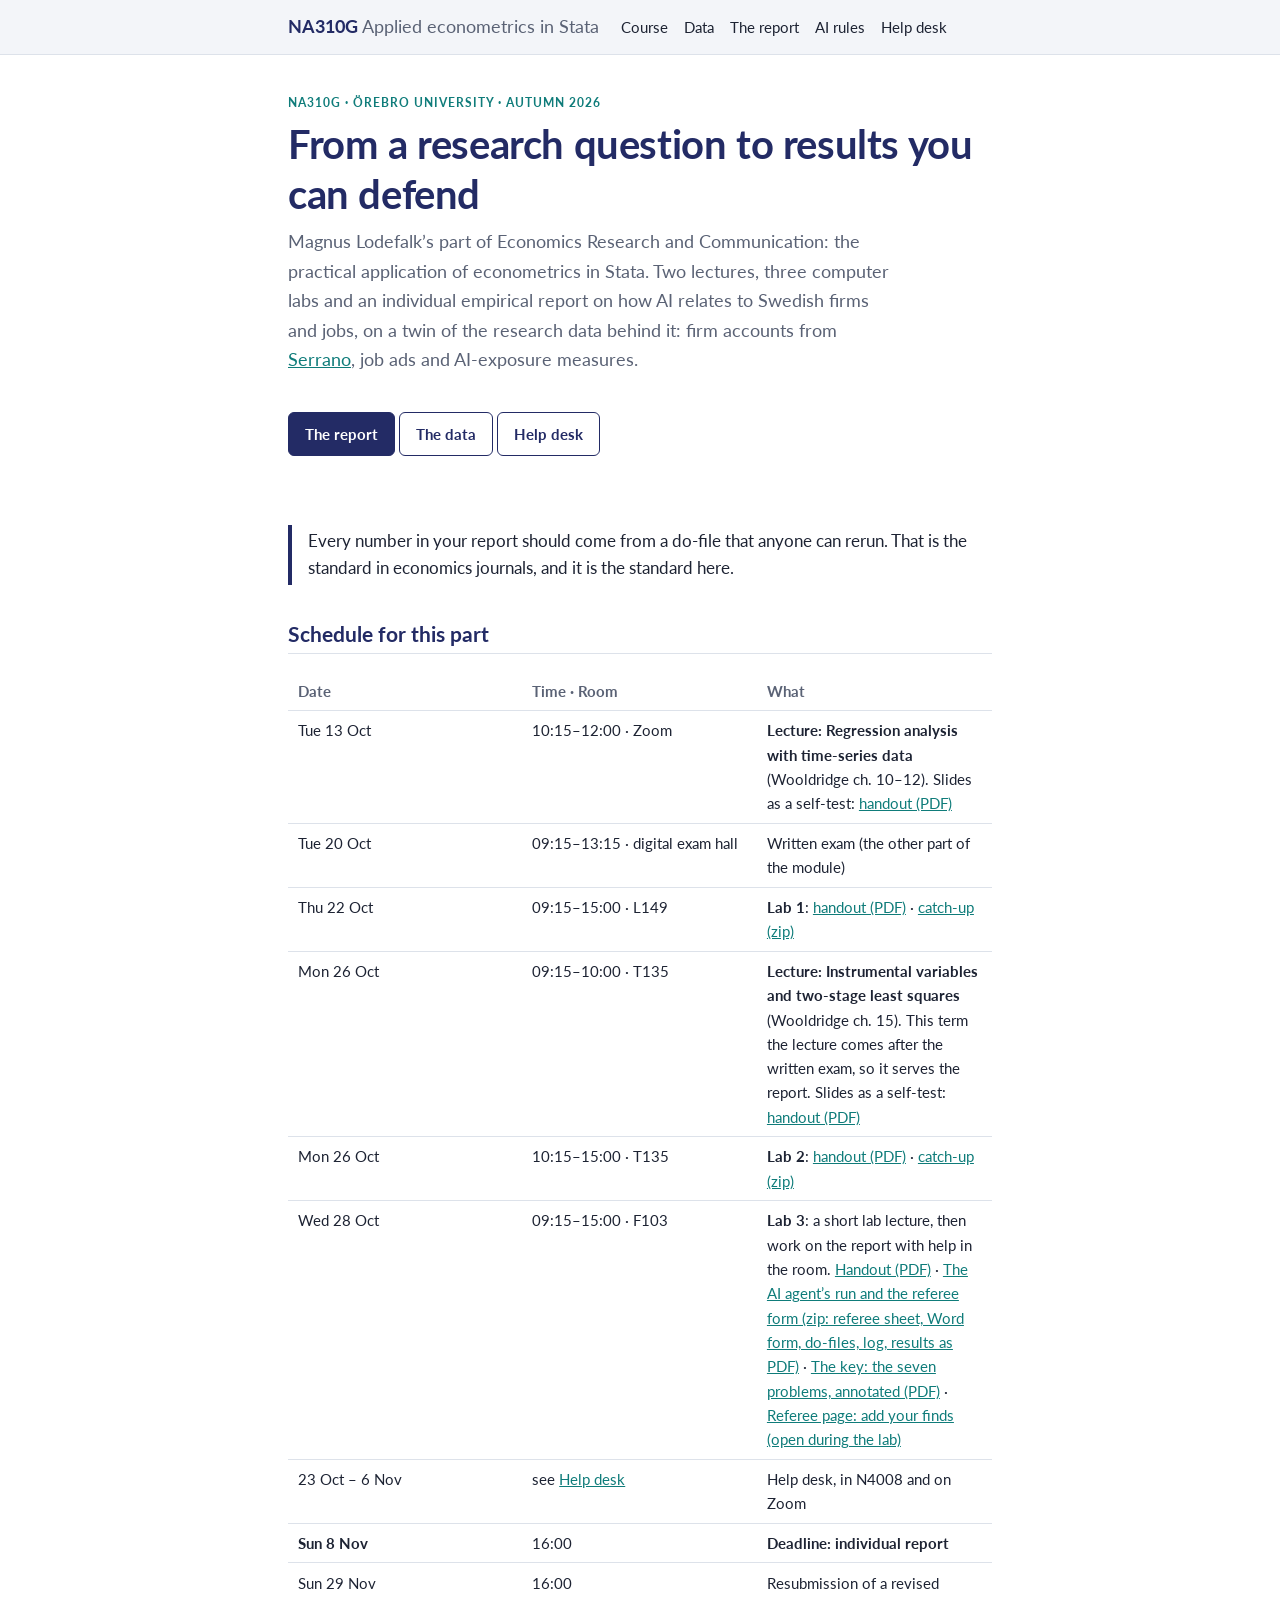
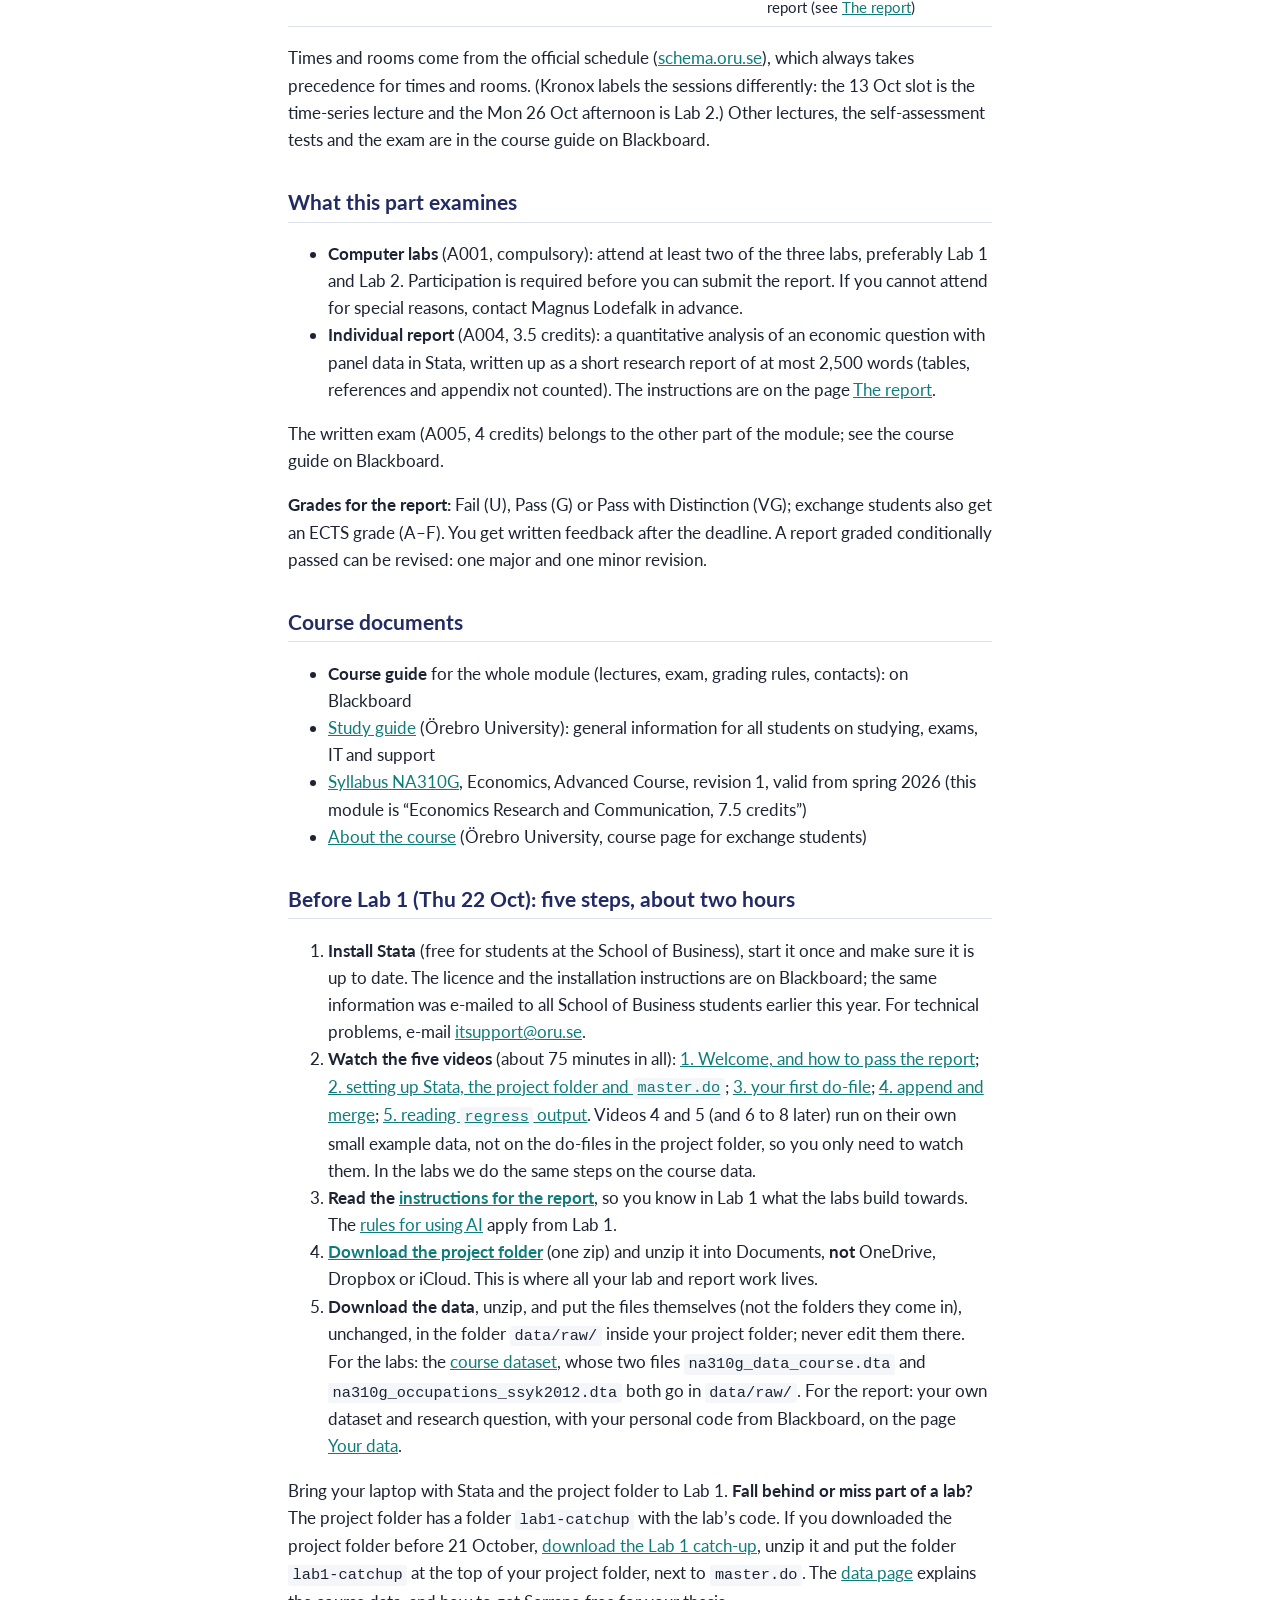
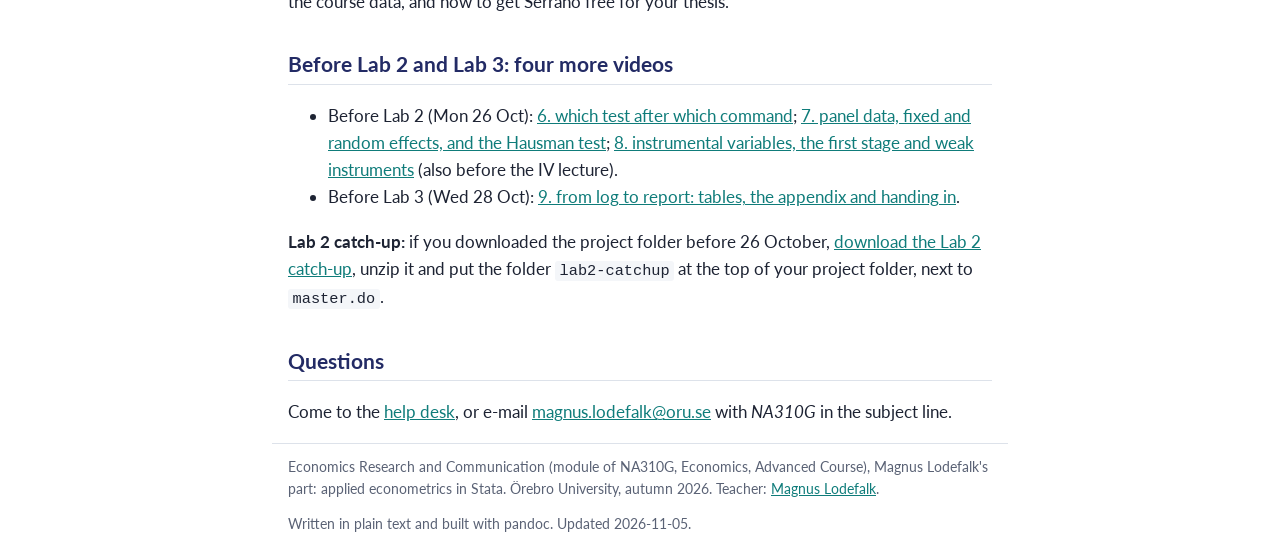
<file: index.html>
<!DOCTYPE html>
<html lang="en">
<head>
<meta charset="utf-8">
<meta name="viewport" content="width=device-width, initial-scale=1">
<title>Course · NA310G Stata</title>
<link rel="canonical" href="https://magnuslodefalk.com/na310g/">
<meta name="description" content="Economics Research and Communication, applied econometrics in Stata: course site">
<link rel="preconnect" href="https://fonts.googleapis.com">
<link href="https://fonts.googleapis.com/css2?family=Lato:wght@400;700&display=swap" rel="stylesheet">
<link rel="stylesheet" href="assets/style.css">
<link rel="icon" href="data:image/svg+xml,%3Csvg xmlns=%22http://www.w3.org/2000/svg%22 viewBox=%220 0 64 64%22%3E%3Crect width=%2264%22 height=%2264%22 rx=%2212%22 fill=%22%23232b65%22/%3E%3Ctext x=%2232%22 y=%2242%22 font-family=%22sans-serif%22 font-size=%2228%22 font-weight=%22700%22 fill=%22white%22 text-anchor=%22middle%22%3ESt%3C/text%3E%3C/svg%3E">
</head>
<body>
<header class="top">
  <div class="wrap">
    <a class="brand" href="./"><b>NA310G</b> <span>Applied econometrics in Stata</span></a>
    <nav>
      <a href="./">Course</a>
      <a href="data.html">Data</a>
      <a href="report.html">The report</a>
      <a href="ai.html">AI rules</a>
      <a href="help.html">Help desk</a>
    </nav>
  </div>
</header>
<main class="wrap">

<div class="hero">
<p class="kicker">
NA310G · Örebro University · Autumn 2026
</p>
<h1 id="from-a-research-question-to-results-you-can-defend">From a
research question to results you can defend</h1>
<p class="lead">
Magnus Lodefalk’s part of Economics Research and Communication: the
practical application of econometrics in Stata. Two lectures, three
computer labs and an individual empirical report on how AI relates to
Swedish firms and jobs, on a twin of the research data behind it: firm
accounts from <a href="data.html">Serrano</a>, job ads and AI-exposure
measures.
</p>
<div class="buttons">
<p><a class="btn primary" href="report.html">The report</a>
<a class="btn" href="data.html">The data</a>
<a class="btn" href="help.html">Help desk</a></p>
</div>
</div>
<p class="principle">
Every number in your report should come from a do-file that anyone can
rerun. That is the standard in economics journals, and it is the
standard here.
</p>
<h2 id="schedule-for-this-part">Schedule for this part</h2>
<table>
<colgroup>
<col style="width: 33%" />
<col style="width: 33%" />
<col style="width: 33%" />
</colgroup>
<thead>
<tr>
<th>Date</th>
<th>Time · Room</th>
<th>What</th>
</tr>
</thead>
<tbody>
<tr>
<td>Tue 13 Oct</td>
<td>10:15–12:00 · Zoom</td>
<td><strong>Lecture: Regression analysis with time-series data</strong>
(Wooldridge ch. 10–12). Slides as a self-test: <a
href="lecture_time-series_handout.pdf">handout (PDF)</a></td>
</tr>
<tr>
<td>Tue 20 Oct</td>
<td>09:15–13:15 · digital exam hall</td>
<td>Written exam (the other part of the module)</td>
</tr>
<tr>
<td>Thu 22 Oct</td>
<td>09:15–15:00 · L149</td>
<td><strong>Lab 1</strong>: <a href="lab1_handout.pdf">handout (PDF)</a>
· <a href="na310g-lab1-catchup.zip">catch-up (zip)</a></td>
</tr>
<tr>
<td>Mon 26 Oct</td>
<td>09:15–10:00 · T135</td>
<td><strong>Lecture: Instrumental variables and two-stage least
squares</strong> (Wooldridge ch. 15). This term the lecture comes after
the written exam, so it serves the report. Slides as a self-test: <a
href="lecture_iv_handout.pdf">handout (PDF)</a></td>
</tr>
<tr>
<td>Mon 26 Oct</td>
<td>10:15–15:00 · T135</td>
<td><strong>Lab 2</strong>: <a href="lab2_handout.pdf">handout (PDF)</a>
· <a href="na310g-lab2-catchup.zip">catch-up (zip)</a></td>
</tr>
<tr>
<td>Wed 28 Oct</td>
<td>09:15–15:00 · F103</td>
<td><strong>Lab 3</strong>: a short lab lecture, then work on the report
with help in the room. <a href="lab3_handout.pdf">Handout (PDF)</a> · <a
href="na310g-lab3-agent-run.zip">The AI agent’s run and the referee form
(zip: referee sheet, Word form, do-files, log, results as PDF)</a> · <a
href="lab3_seven_problems_annotated.pdf">The key: the seven problems,
annotated (PDF)</a> · <a
href="https://na310g-referee.lodefalk.workers.dev">Referee page: add
your finds (open during the lab)</a></td>
</tr>
<tr>
<td>23 Oct – 6 Nov</td>
<td>see <a href="help.html">Help desk</a></td>
<td>Help desk, in N4008 and on Zoom</td>
</tr>
<tr>
<td><strong>Sun 8 Nov</strong></td>
<td>16:00</td>
<td><strong>Deadline: individual report</strong></td>
</tr>
<tr>
<td>Sun 29 Nov</td>
<td>16:00</td>
<td>Resubmission of a revised report (see <a href="report.html">The
report</a>)</td>
</tr>
</tbody>
</table>
<p>Times and rooms come from the official schedule (<a
href="https://schema.oru.se/">schema.oru.se</a>), which always takes
precedence for times and rooms. (Kronox labels the sessions differently:
the 13 Oct slot is the time-series lecture and the Mon 26 Oct afternoon
is Lab 2.) Other lectures, the self-assessment tests and the exam are in
the course guide on Blackboard.</p>
<h2 id="what-this-part-examines">What this part examines</h2>
<ul>
<li><strong>Computer labs</strong> (A001, compulsory): attend at least
two of the three labs, preferably Lab 1 and Lab 2. Participation is
required before you can submit the report. If you cannot attend for
special reasons, contact Magnus Lodefalk in advance.</li>
<li><strong>Individual report</strong> (A004, 3.5 credits): a
quantitative analysis of an economic question with panel data in Stata,
written up as a short research report of at most 2,500 words (tables,
references and appendix not counted). The instructions are on the page
<a href="report.html">The report</a>.</li>
</ul>
<p>The written exam (A005, 4 credits) belongs to the other part of the
module; see the course guide on Blackboard.</p>
<p><strong>Grades for the report:</strong> Fail (U), Pass (G) or Pass
with Distinction (VG); exchange students also get an ECTS grade (A–F).
You get written feedback after the deadline. A report graded
conditionally passed can be revised: one major and one minor
revision.</p>
<h2 id="course-documents">Course documents</h2>
<ul>
<li><strong>Course guide</strong> for the whole module (lectures, exam,
grading rules, contacts): on Blackboard</li>
<li><a
href="https://www.oru.se/english/study/student-services/your-study-guide/">Study
guide</a> (Örebro University): general information for all students on
studying, exams, IT and support</li>
<li><a
href="https://api.oru.se/oruapi/v1/utbildningsinformation/utbildning/NA310G?typ=kurs&amp;accept=html&amp;revision=1.0&amp;sprak=en">Syllabus
NA310G</a>, Economics, Advanced Course, revision 1, valid from spring
2026 (this module is “Economics Research and Communication, 7.5
credits”)</li>
<li><a
href="https://www.oru.se/english/study/exchange-studies/courses-for-exchange-students/course/economics-economics-research-and-communication-advanced-course-na306g">About
the course</a> (Örebro University, course page for exchange
students)</li>
</ul>
<h2 id="before-lab-1-thu-22-oct-five-steps-about-two-hours">Before Lab 1
(Thu 22 Oct): five steps, about two hours</h2>
<ol type="1">
<li><strong>Install Stata</strong> (free for students at the School of
Business), start it once and make sure it is up to date. The licence and
the installation instructions are on Blackboard; the same information
was e-mailed to all School of Business students earlier this year. For
technical problems, e-mail <a
href="mailto:itsupport@oru.se">itsupport@oru.se</a>.</li>
<li><strong>Watch the five videos</strong> (about 75 minutes in all): <a
href="https://youtu.be/9_liUN5XgnQ">1. Welcome, and how to pass the
report</a>; <a href="https://youtu.be/QqKdD_-kFkM">2. setting up Stata,
the project folder and <code>master.do</code></a>; <a
href="https://youtu.be/JP3ePND4pCU">3. your first do-file</a>; <a
href="https://youtu.be/9r-zXFxewto">4. append and merge</a>; <a
href="https://youtu.be/nRxfezu6o3E">5. reading <code>regress</code>
output</a>. Videos 4 and 5 (and 6 to 8 later) run on their own small
example data, not on the do-files in the project folder, so you only
need to watch them. In the labs we do the same steps on the course
data.</li>
<li><strong>Read the <a
href="instruction_assignment_HT26.pdf">instructions for the
report</a></strong>, so you know in Lab 1 what the labs build towards.
The <a href="ai.html">rules for using AI</a> apply from Lab 1.</li>
<li><strong><a href="na310g-starter.zip">Download the project
folder</a></strong> (one zip) and unzip it into Documents,
<strong>not</strong> OneDrive, Dropbox or iCloud. This is where all your
lab and report work lives.</li>
<li><strong>Download the data</strong>, unzip, and put the files
themselves (not the folders they come in), unchanged, in the folder
<code>data/raw/</code> inside your project folder; never edit them
there. For the labs: the <a href="na310g-course-data.zip">course
dataset</a>, whose two files <code>na310g_data_course.dta</code> and
<code>na310g_occupations_ssyk2012.dta</code> both go in
<code>data/raw/</code>. For the report: your own dataset and research
question, with your personal code from Blackboard, on the page <a
href="my-data.html">Your data</a>.</li>
</ol>
<p>Bring your laptop with Stata and the project folder to Lab 1.
<strong>Fall behind or miss part of a lab?</strong> The project folder
has a folder <code>lab1-catchup</code> with the lab’s code. If you
downloaded the project folder before 21 October, <a
href="na310g-lab1-catchup.zip">download the Lab 1 catch-up</a>, unzip it
and put the folder <code>lab1-catchup</code> at the top of your project
folder, next to <code>master.do</code>. The <a href="data.html">data
page</a> explains the course data, and how to get Serrano free for your
thesis.</p>
<h2 id="before-lab-2-and-lab-3-four-more-videos">Before Lab 2 and Lab 3:
four more videos</h2>
<ul>
<li>Before Lab 2 (Mon 26 Oct): <a href="https://youtu.be/T2_xk32SIkg">6.
which test after which command</a>; <a
href="https://youtu.be/Vw4shtVxSxM">7. panel data, fixed and random
effects, and the Hausman test</a>; <a
href="https://youtu.be/VbRQgWafaWg">8. instrumental variables, the first
stage and weak instruments</a> (also before the IV lecture).</li>
<li>Before Lab 3 (Wed 28 Oct): <a href="https://youtu.be/OifNmS_TBkU">9.
from log to report: tables, the appendix and handing in</a>.</li>
</ul>
<p><strong>Lab 2 catch-up:</strong> if you downloaded the project folder
before 26 October, <a href="na310g-lab2-catchup.zip">download the Lab 2
catch-up</a>, unzip it and put the folder <code>lab2-catchup</code> at
the top of your project folder, next to <code>master.do</code>.</p>
<h2 id="questions">Questions</h2>
<p>Come to the <a href="help.html">help desk</a>, or e-mail <a
href="mailto:magnus.lodefalk@oru.se">magnus.lodefalk@oru.se</a> with
<em>NA310G</em> in the subject line.</p>
</main>
<footer class="wrap">
  <p>Economics Research and Communication (module of NA310G, Economics, Advanced Course), Magnus Lodefalk's part:
  applied econometrics in Stata. Örebro University, autumn 2026. Teacher: <a href="https://magnuslodefalk.com">Magnus Lodefalk</a>.</p>
  <p>Written in plain text and built with pandoc. Updated 2026-11-05.</p>
</footer>
<script>
document.querySelectorAll("pre").forEach(function (pre) {
  var b = document.createElement("button");
  b.className = "copy"; b.type = "button"; b.textContent = "Copy";
  b.addEventListener("click", function () {
    var txt = pre.querySelector("code") ? pre.querySelector("code").innerText : pre.innerText;
    navigator.clipboard.writeText(txt).then(function () {
      b.textContent = "Copied"; setTimeout(function () { b.textContent = "Copy"; }, 1500);
    });
  });
  pre.appendChild(b);
});
</script>
</body>
</html>
</file>
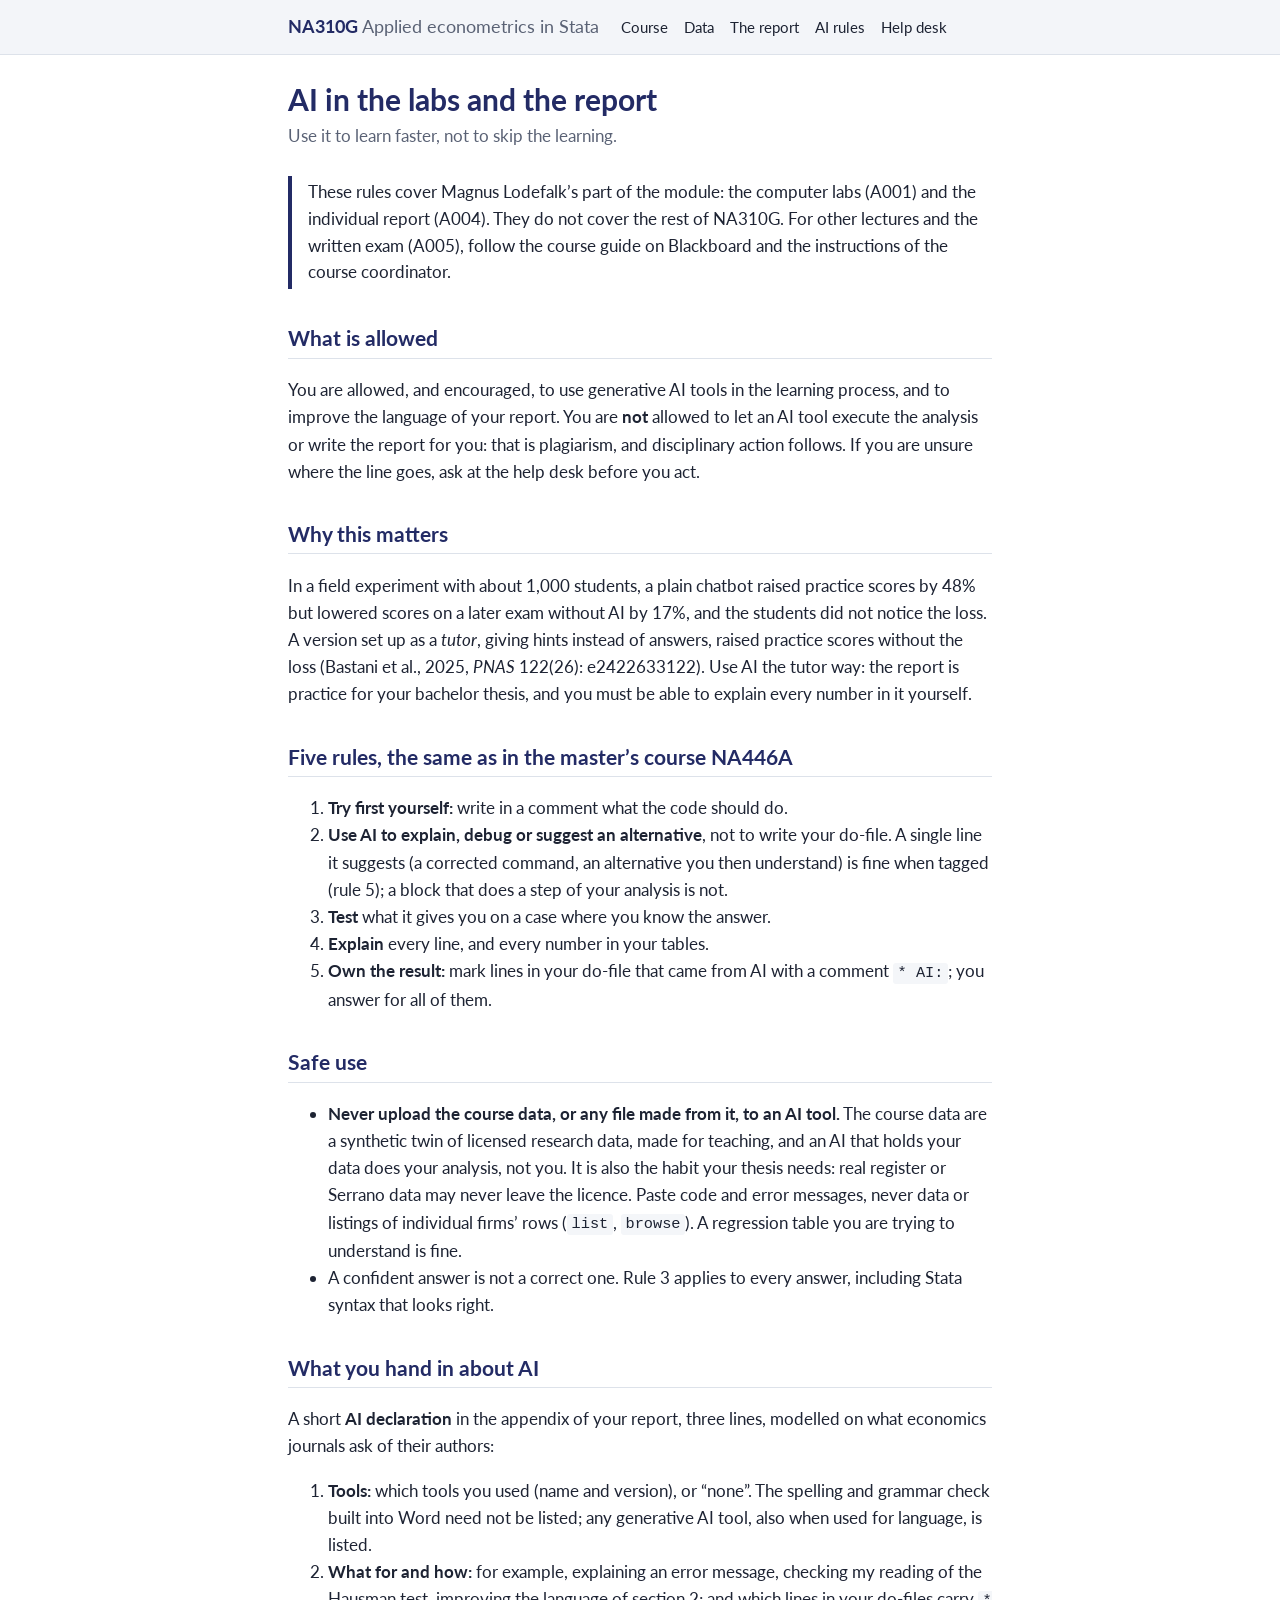
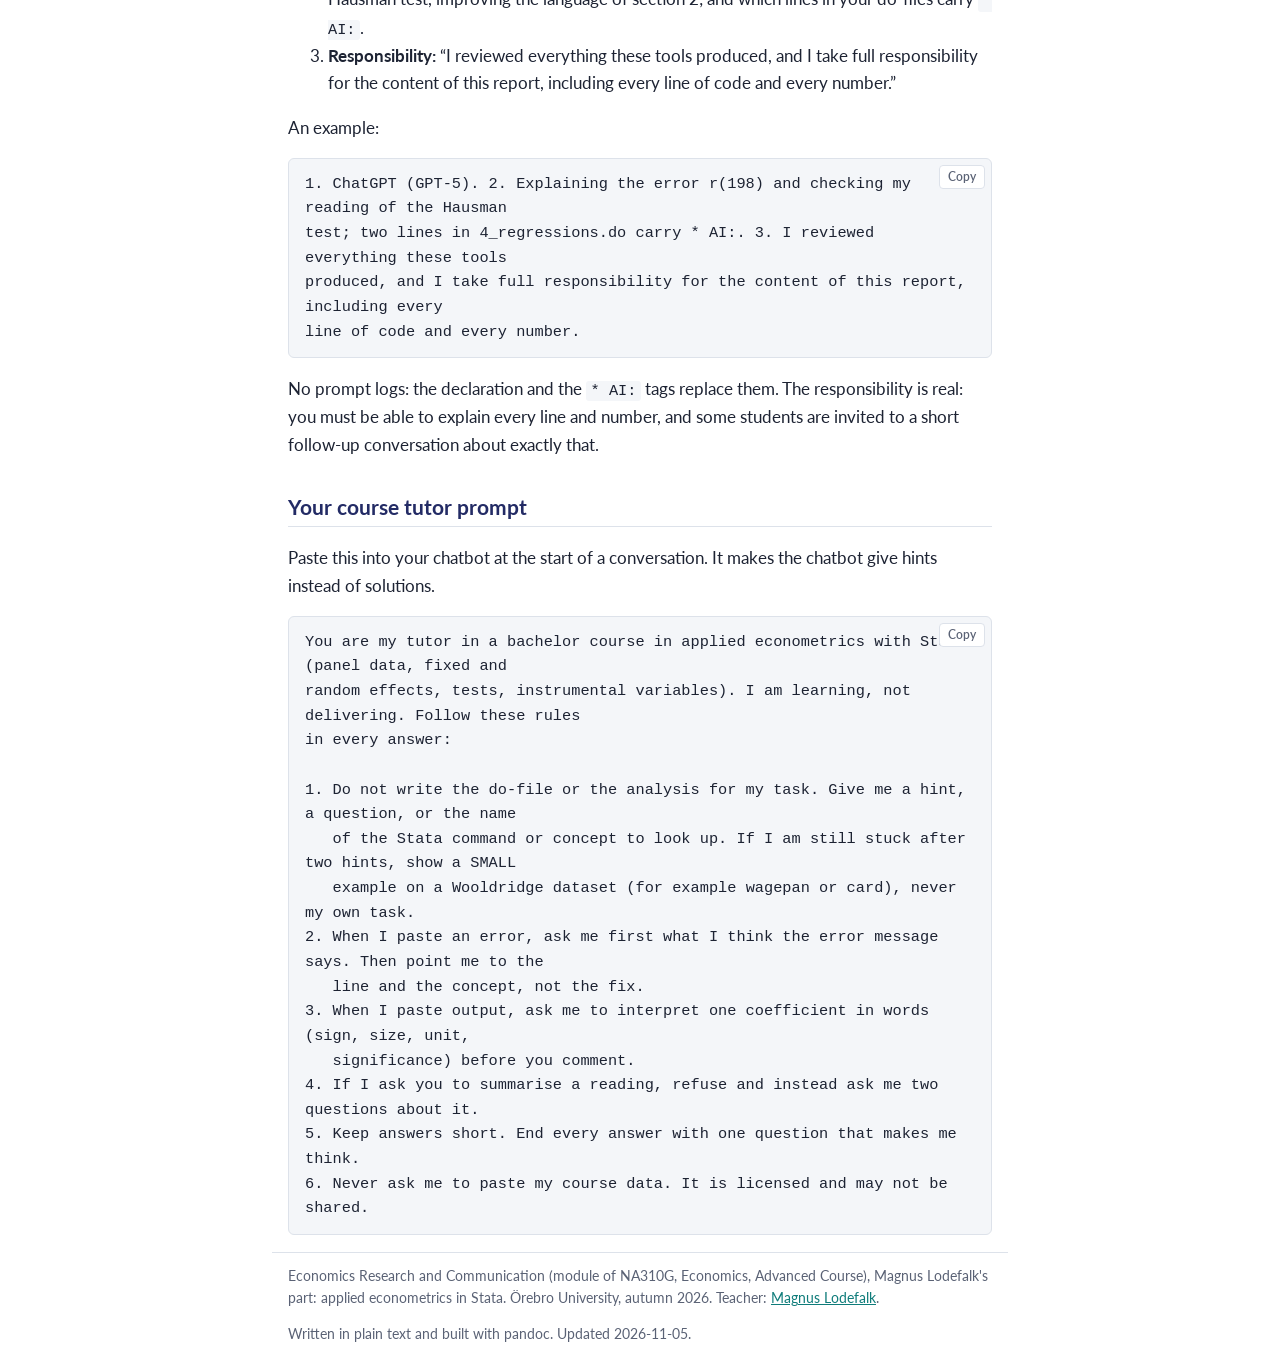
<file: ai.html>
<!DOCTYPE html>
<html lang="en">
<head>
<meta charset="utf-8">
<meta name="viewport" content="width=device-width, initial-scale=1">
<title>AI · NA310G Stata</title>
<link rel="canonical" href="https://magnuslodefalk.com/na310g/ai.html">
<meta name="description" content="Economics Research and Communication, applied econometrics in Stata: course site">
<link rel="preconnect" href="https://fonts.googleapis.com">
<link href="https://fonts.googleapis.com/css2?family=Lato:wght@400;700&display=swap" rel="stylesheet">
<link rel="stylesheet" href="assets/style.css">
<link rel="icon" href="data:image/svg+xml,%3Csvg xmlns=%22http://www.w3.org/2000/svg%22 viewBox=%220 0 64 64%22%3E%3Crect width=%2264%22 height=%2264%22 rx=%2212%22 fill=%22%23232b65%22/%3E%3Ctext x=%2232%22 y=%2242%22 font-family=%22sans-serif%22 font-size=%2228%22 font-weight=%22700%22 fill=%22white%22 text-anchor=%22middle%22%3ESt%3C/text%3E%3C/svg%3E">
</head>
<body>
<header class="top">
  <div class="wrap">
    <a class="brand" href="./"><b>NA310G</b> <span>Applied econometrics in Stata</span></a>
    <nav>
      <a href="./">Course</a>
      <a href="data.html">Data</a>
      <a href="report.html">The report</a>
      <a href="ai.html">AI rules</a>
      <a href="help.html">Help desk</a>
    </nav>
  </div>
</header>
<main class="wrap">
<h1>AI in the labs and the report</h1>
<p class="subtitle">Use it to learn faster, not to skip the
learning.</p>
<p class="principle">
These rules cover Magnus Lodefalk’s part of the module: the computer
labs (A001) and the individual report (A004). They do not cover the rest
of NA310G. For other lectures and the written exam (A005), follow the
course guide on Blackboard and the instructions of the course
coordinator.
</p>
<h2 id="what-is-allowed">What is allowed</h2>
<p>You are allowed, and encouraged, to use generative AI tools in the
learning process, and to improve the language of your report. You are
<strong>not</strong> allowed to let an AI tool execute the analysis or
write the report for you: that is plagiarism, and disciplinary action
follows. If you are unsure where the line goes, ask at the help desk
before you act.</p>
<h2 id="why-this-matters">Why this matters</h2>
<p>In a field experiment with about 1,000 students, a plain chatbot
raised practice scores by 48% but lowered scores on a later exam without
AI by 17%, and the students did not notice the loss. A version set up as
a <em>tutor</em>, giving hints instead of answers, raised practice
scores without the loss (Bastani et al., 2025, <em>PNAS</em> 122(26):
e2422633122). Use AI the tutor way: the report is practice for your
bachelor thesis, and you must be able to explain every number in it
yourself.</p>
<h2 id="five-rules-the-same-as-in-the-masters-course-na446a">Five rules,
the same as in the master’s course NA446A</h2>
<ol type="1">
<li><strong>Try first yourself:</strong> write in a comment what the
code should do.</li>
<li><strong>Use AI to explain, debug or suggest an alternative</strong>,
not to write your do-file. A single line it suggests (a corrected
command, an alternative you then understand) is fine when tagged (rule
5); a block that does a step of your analysis is not.</li>
<li><strong>Test</strong> what it gives you on a case where you know the
answer.</li>
<li><strong>Explain</strong> every line, and every number in your
tables.</li>
<li><strong>Own the result:</strong> mark lines in your do-file that
came from AI with a comment <code>* AI:</code>; you answer for all of
them.</li>
</ol>
<h2 id="safe-use">Safe use</h2>
<ul>
<li><strong>Never upload the course data, or any file made from it, to
an AI tool.</strong> The course data are a synthetic twin of licensed
research data, made for teaching, and an AI that holds your data does
your analysis, not you. It is also the habit your thesis needs: real
register or Serrano data may never leave the licence. Paste code and
error messages, never data or listings of individual firms’ rows
(<code>list</code>, <code>browse</code>). A regression table you are
trying to understand is fine.</li>
<li>A confident answer is not a correct one. Rule 3 applies to every
answer, including Stata syntax that looks right.</li>
</ul>
<h2 id="what-you-hand-in-about-ai">What you hand in about AI</h2>
<p>A short <strong>AI declaration</strong> in the appendix of your
report, three lines, modelled on what economics journals ask of their
authors:</p>
<ol type="1">
<li><strong>Tools:</strong> which tools you used (name and version), or
“none”. The spelling and grammar check built into Word need not be
listed; any generative AI tool, also when used for language, is
listed.</li>
<li><strong>What for and how:</strong> for example, explaining an error
message, checking my reading of the Hausman test, improving the language
of section 2; and which lines in your do-files carry
<code>* AI:</code>.</li>
<li><strong>Responsibility:</strong> “I reviewed everything these tools
produced, and I take full responsibility for the content of this report,
including every line of code and every number.”</li>
</ol>
<p>An example:</p>
<pre class="text"><code>1. ChatGPT (GPT-5). 2. Explaining the error r(198) and checking my reading of the Hausman
test; two lines in 4_regressions.do carry * AI:. 3. I reviewed everything these tools
produced, and I take full responsibility for the content of this report, including every
line of code and every number.</code></pre>
<p>No prompt logs: the declaration and the <code>* AI:</code> tags
replace them. The responsibility is real: you must be able to explain
every line and number, and some students are invited to a short
follow-up conversation about exactly that.</p>
<h2 id="your-course-tutor-prompt">Your course tutor prompt</h2>
<p>Paste this into your chatbot at the start of a conversation. It makes
the chatbot give hints instead of solutions.</p>
<pre class="text"><code>You are my tutor in a bachelor course in applied econometrics with Stata (panel data, fixed and
random effects, tests, instrumental variables). I am learning, not delivering. Follow these rules
in every answer:

1. Do not write the do-file or the analysis for my task. Give me a hint, a question, or the name
   of the Stata command or concept to look up. If I am still stuck after two hints, show a SMALL
   example on a Wooldridge dataset (for example wagepan or card), never my own task.
2. When I paste an error, ask me first what I think the error message says. Then point me to the
   line and the concept, not the fix.
3. When I paste output, ask me to interpret one coefficient in words (sign, size, unit,
   significance) before you comment.
4. If I ask you to summarise a reading, refuse and instead ask me two questions about it.
5. Keep answers short. End every answer with one question that makes me think.
6. Never ask me to paste my course data. It is licensed and may not be shared.</code></pre>
</main>
<footer class="wrap">
  <p>Economics Research and Communication (module of NA310G, Economics, Advanced Course), Magnus Lodefalk's part:
  applied econometrics in Stata. Örebro University, autumn 2026. Teacher: <a href="https://magnuslodefalk.com">Magnus Lodefalk</a>.</p>
  <p>Written in plain text and built with pandoc. Updated 2026-11-05.</p>
</footer>
<script>
document.querySelectorAll("pre").forEach(function (pre) {
  var b = document.createElement("button");
  b.className = "copy"; b.type = "button"; b.textContent = "Copy";
  b.addEventListener("click", function () {
    var txt = pre.querySelector("code") ? pre.querySelector("code").innerText : pre.innerText;
    navigator.clipboard.writeText(txt).then(function () {
      b.textContent = "Copied"; setTimeout(function () { b.textContent = "Copy"; }, 1500);
    });
  });
  pre.appendChild(b);
});
</script>
</body>
</html>
</file>
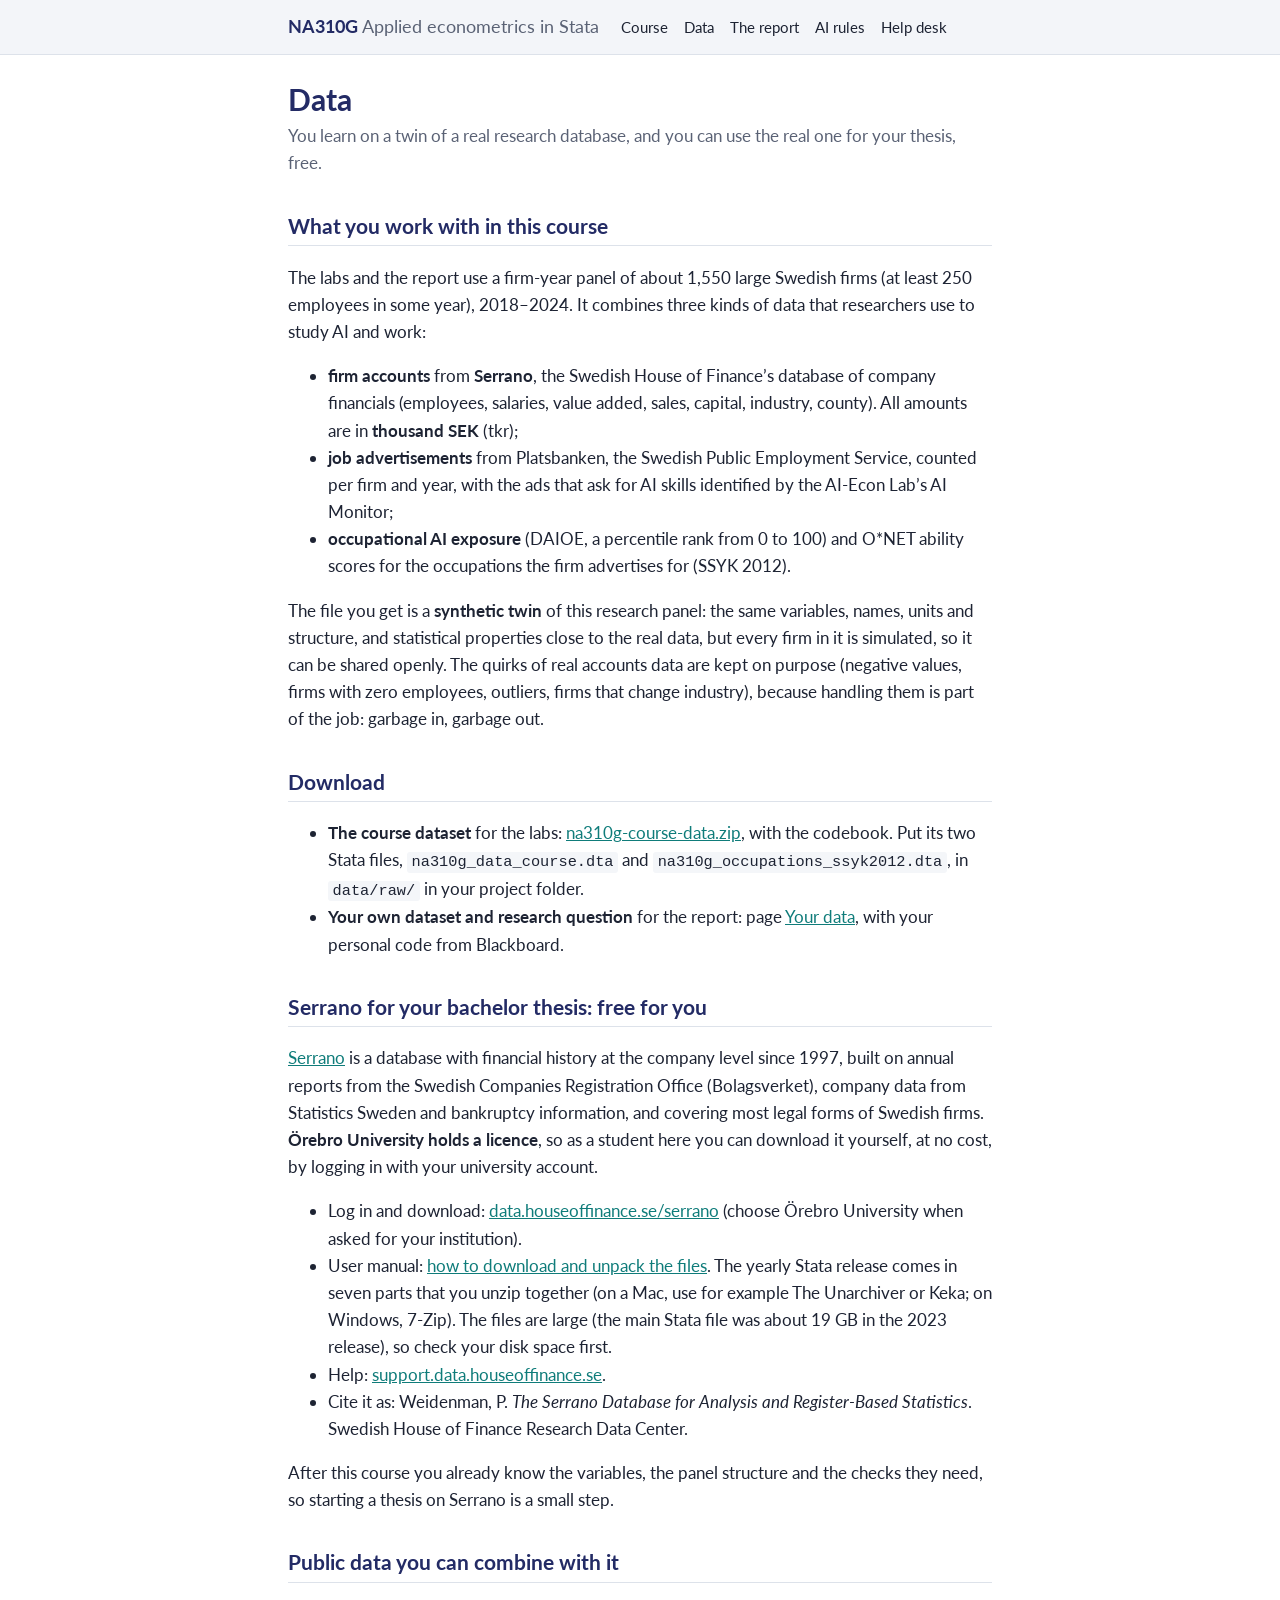
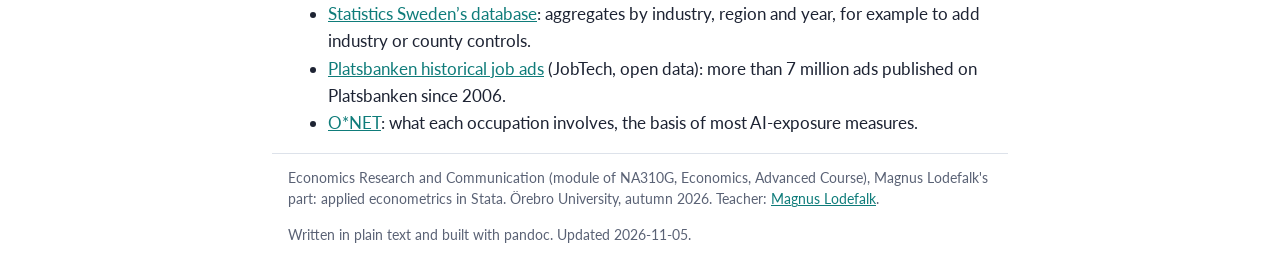
<file: data.html>
<!DOCTYPE html>
<html lang="en">
<head>
<meta charset="utf-8">
<meta name="viewport" content="width=device-width, initial-scale=1">
<meta name="robots" content="noindex, nofollow">
<title>Data · NA310G Stata</title>
<link rel="canonical" href="https://magnuslodefalk.com/na310g/data.html">
<meta name="description" content="Economics Research and Communication, applied econometrics in Stata: course site">
<link rel="preconnect" href="https://fonts.googleapis.com">
<link href="https://fonts.googleapis.com/css2?family=Lato:wght@400;700&display=swap" rel="stylesheet">
<link rel="stylesheet" href="assets/style.css">
<link rel="icon" href="data:image/svg+xml,%3Csvg xmlns=%22http://www.w3.org/2000/svg%22 viewBox=%220 0 64 64%22%3E%3Crect width=%2264%22 height=%2264%22 rx=%2212%22 fill=%22%23232b65%22/%3E%3Ctext x=%2232%22 y=%2242%22 font-family=%22sans-serif%22 font-size=%2228%22 font-weight=%22700%22 fill=%22white%22 text-anchor=%22middle%22%3ESt%3C/text%3E%3C/svg%3E">
</head>
<body>
<header class="top">
  <div class="wrap">
    <a class="brand" href="./"><b>NA310G</b> <span>Applied econometrics in Stata</span></a>
    <nav>
      <a href="./">Course</a>
      <a href="data.html">Data</a>
      <a href="report.html">The report</a>
      <a href="ai.html">AI rules</a>
      <a href="help.html">Help desk</a>
    </nav>
  </div>
</header>
<main class="wrap">
<h1>Data</h1>
<p class="subtitle">You learn on a twin of a real research database, and
you can use the real one for your thesis, free.</p>
<h2 id="what-you-work-with-in-this-course">What you work with in this
course</h2>
<p>The labs and the report use a firm-year panel of about 1,550 large
Swedish firms (at least 250 employees in some year), 2018–2024. It
combines three kinds of data that researchers use to study AI and
work:</p>
<ul>
<li><strong>firm accounts</strong> from <strong>Serrano</strong>, the
Swedish House of Finance’s database of company financials (employees,
salaries, value added, sales, capital, industry, county). All amounts
are in <strong>thousand SEK</strong> (tkr);</li>
<li><strong>job advertisements</strong> from Platsbanken, the Swedish
Public Employment Service, counted per firm and year, with the ads that
ask for AI skills identified by the AI-Econ Lab’s AI Monitor;</li>
<li><strong>occupational AI exposure</strong> (DAIOE, a percentile rank
from 0 to 100) and O*NET ability scores for the occupations the firm
advertises for (SSYK 2012).</li>
</ul>
<p>The file you get is a <strong>synthetic twin</strong> of this
research panel: the same variables, names, units and structure, and
statistical properties close to the real data, but every firm in it is
simulated, so it can be shared openly. The quirks of real accounts data
are kept on purpose (negative values, firms with zero employees,
outliers, firms that change industry), because handling them is part of
the job: garbage in, garbage out.</p>
<h2 id="download">Download</h2>
<ul>
<li><strong>The course dataset</strong> for the labs: <a
href="na310g-course-data.zip">na310g-course-data.zip</a>, with the
codebook. Put its two Stata files, <code>na310g_data_course.dta</code>
and <code>na310g_occupations_ssyk2012.dta</code>, in
<code>data/raw/</code> in your project folder.</li>
<li><strong>Your own dataset and research question</strong> for the
report: page <a href="my-data.html">Your data</a>, with your personal
code from Blackboard.</li>
</ul>
<h2 id="serrano-for-your-bachelor-thesis-free-for-you">Serrano for your
bachelor thesis: free for you</h2>
<p><a
href="https://www.houseoffinance.se/data-center/serrano/">Serrano</a> is
a database with financial history at the company level since 1997, built
on annual reports from the Swedish Companies Registration Office
(Bolagsverket), company data from Statistics Sweden and bankruptcy
information, and covering most legal forms of Swedish firms.
<strong>Örebro University holds a licence</strong>, so as a student here
you can download it yourself, at no cost, by logging in with your
university account.</p>
<ul>
<li>Log in and download: <a
href="https://data.houseoffinance.se/serrano/">data.houseoffinance.se/serrano</a>
(choose Örebro University when asked for your institution).</li>
<li>User manual: <a
href="https://www.hhs.se/globalassets/shof/data-center/serrano/user-manual---serrano.pdf">how
to download and unpack the files</a>. The yearly Stata release comes in
seven parts that you unzip together (on a Mac, use for example The
Unarchiver or Keka; on Windows, 7-Zip). The files are large (the main
Stata file was about 19 GB in the 2023 release), so check your disk
space first.</li>
<li>Help: <a
href="https://support.data.houseoffinance.se/">support.data.houseoffinance.se</a>.</li>
<li>Cite it as: Weidenman, P. <em>The Serrano Database for Analysis and
Register-Based Statistics</em>. Swedish House of Finance Research Data
Center.</li>
</ul>
<p>After this course you already know the variables, the panel structure
and the checks they need, so starting a thesis on Serrano is a small
step.</p>
<h2 id="public-data-you-can-combine-with-it">Public data you can combine
with it</h2>
<ul>
<li><a
href="https://www.statistikdatabasen.scb.se/pxweb/en/ssd/">Statistics
Sweden’s database</a>: aggregates by industry, region and year, for
example to add industry or county controls.</li>
<li><a href="https://data.jobtechdev.se/">Platsbanken historical job
ads</a> (JobTech, open data): more than 7 million ads published on
Platsbanken since 2006.</li>
<li><a href="https://www.onetcenter.org">O*NET</a>: what each occupation
involves, the basis of most AI-exposure measures.</li>
</ul>
</main>
<footer class="wrap">
  <p>Economics Research and Communication (module of NA310G, Economics, Advanced Course), Magnus Lodefalk's part:
  applied econometrics in Stata. Örebro University, autumn 2026. Teacher: <a href="https://magnuslodefalk.com">Magnus Lodefalk</a>.</p>
  <p>Written in plain text and built with pandoc. Updated 2026-11-05.</p>
</footer>
<script>
document.querySelectorAll("pre").forEach(function (pre) {
  var b = document.createElement("button");
  b.className = "copy"; b.type = "button"; b.textContent = "Copy";
  b.addEventListener("click", function () {
    var txt = pre.querySelector("code") ? pre.querySelector("code").innerText : pre.innerText;
    navigator.clipboard.writeText(txt).then(function () {
      b.textContent = "Copied"; setTimeout(function () { b.textContent = "Copy"; }, 1500);
    });
  });
  pre.appendChild(b);
});
</script>
</body>
</html>
</file>
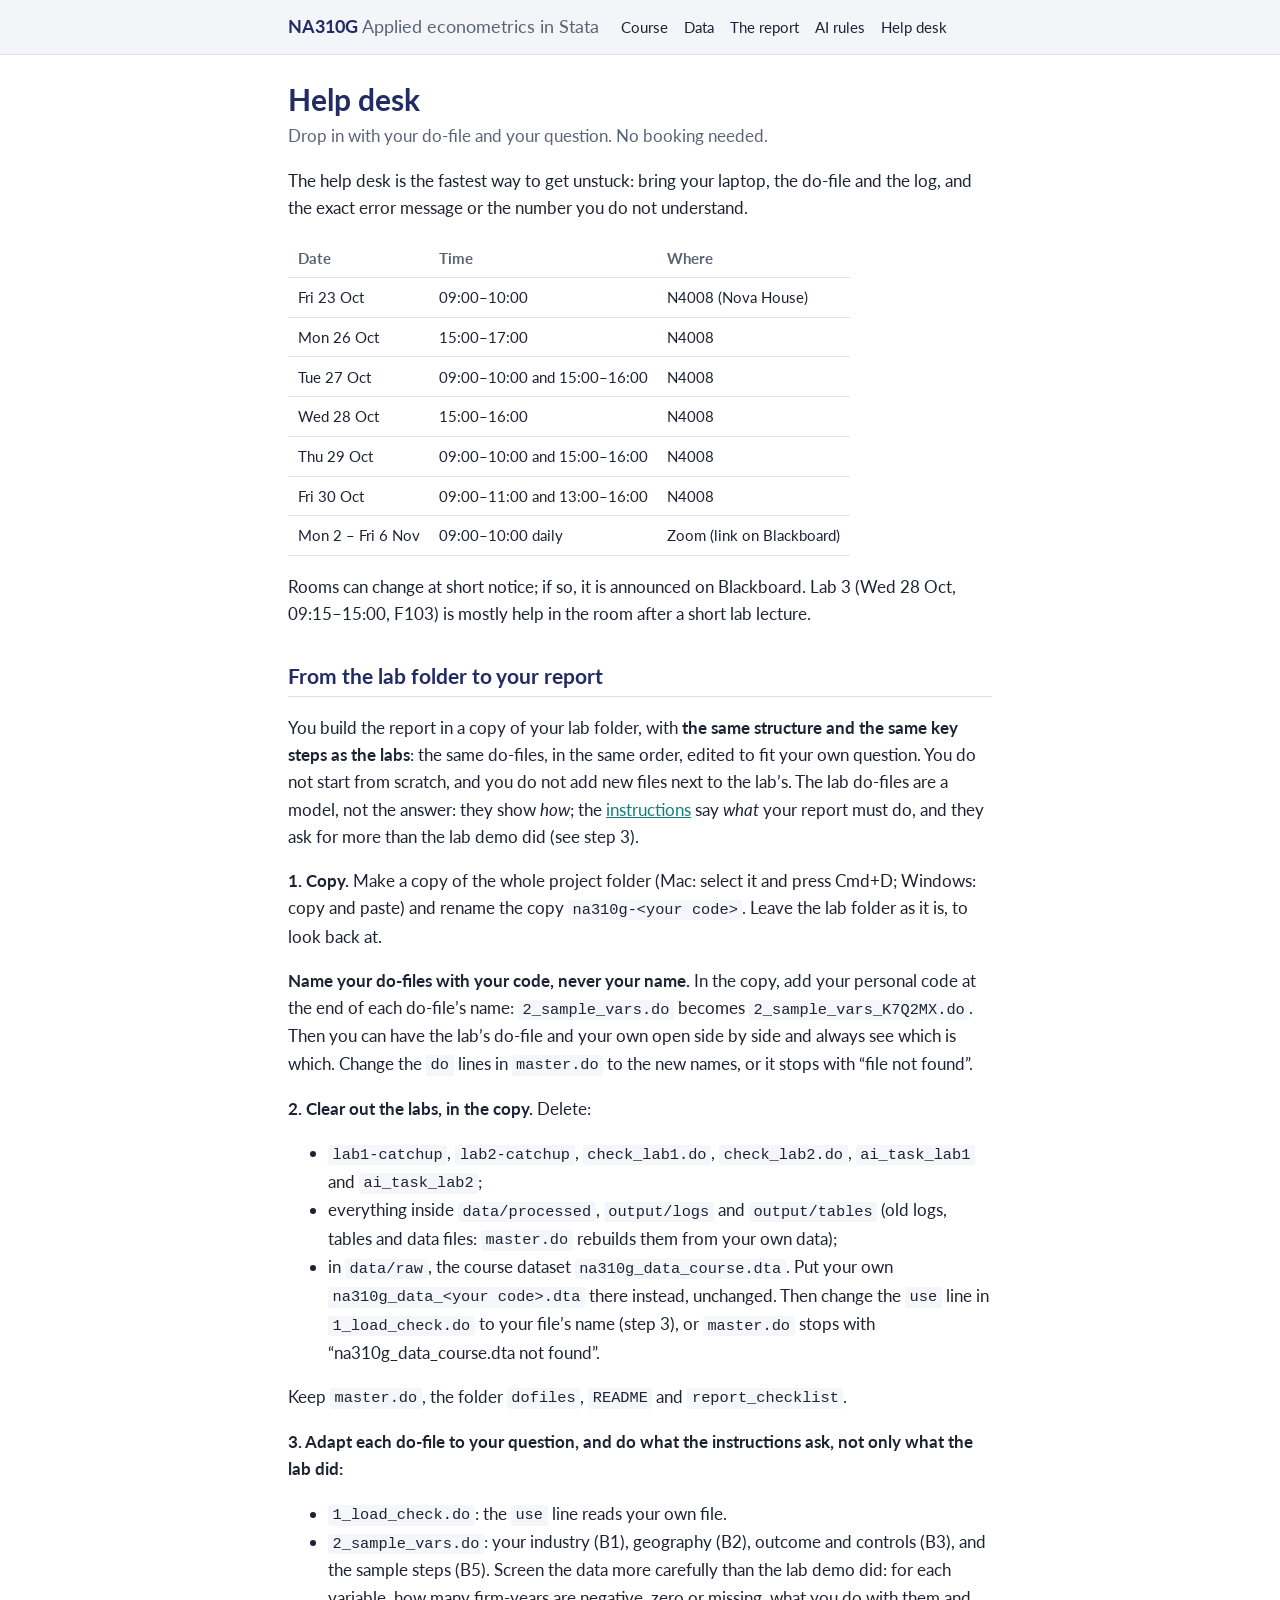
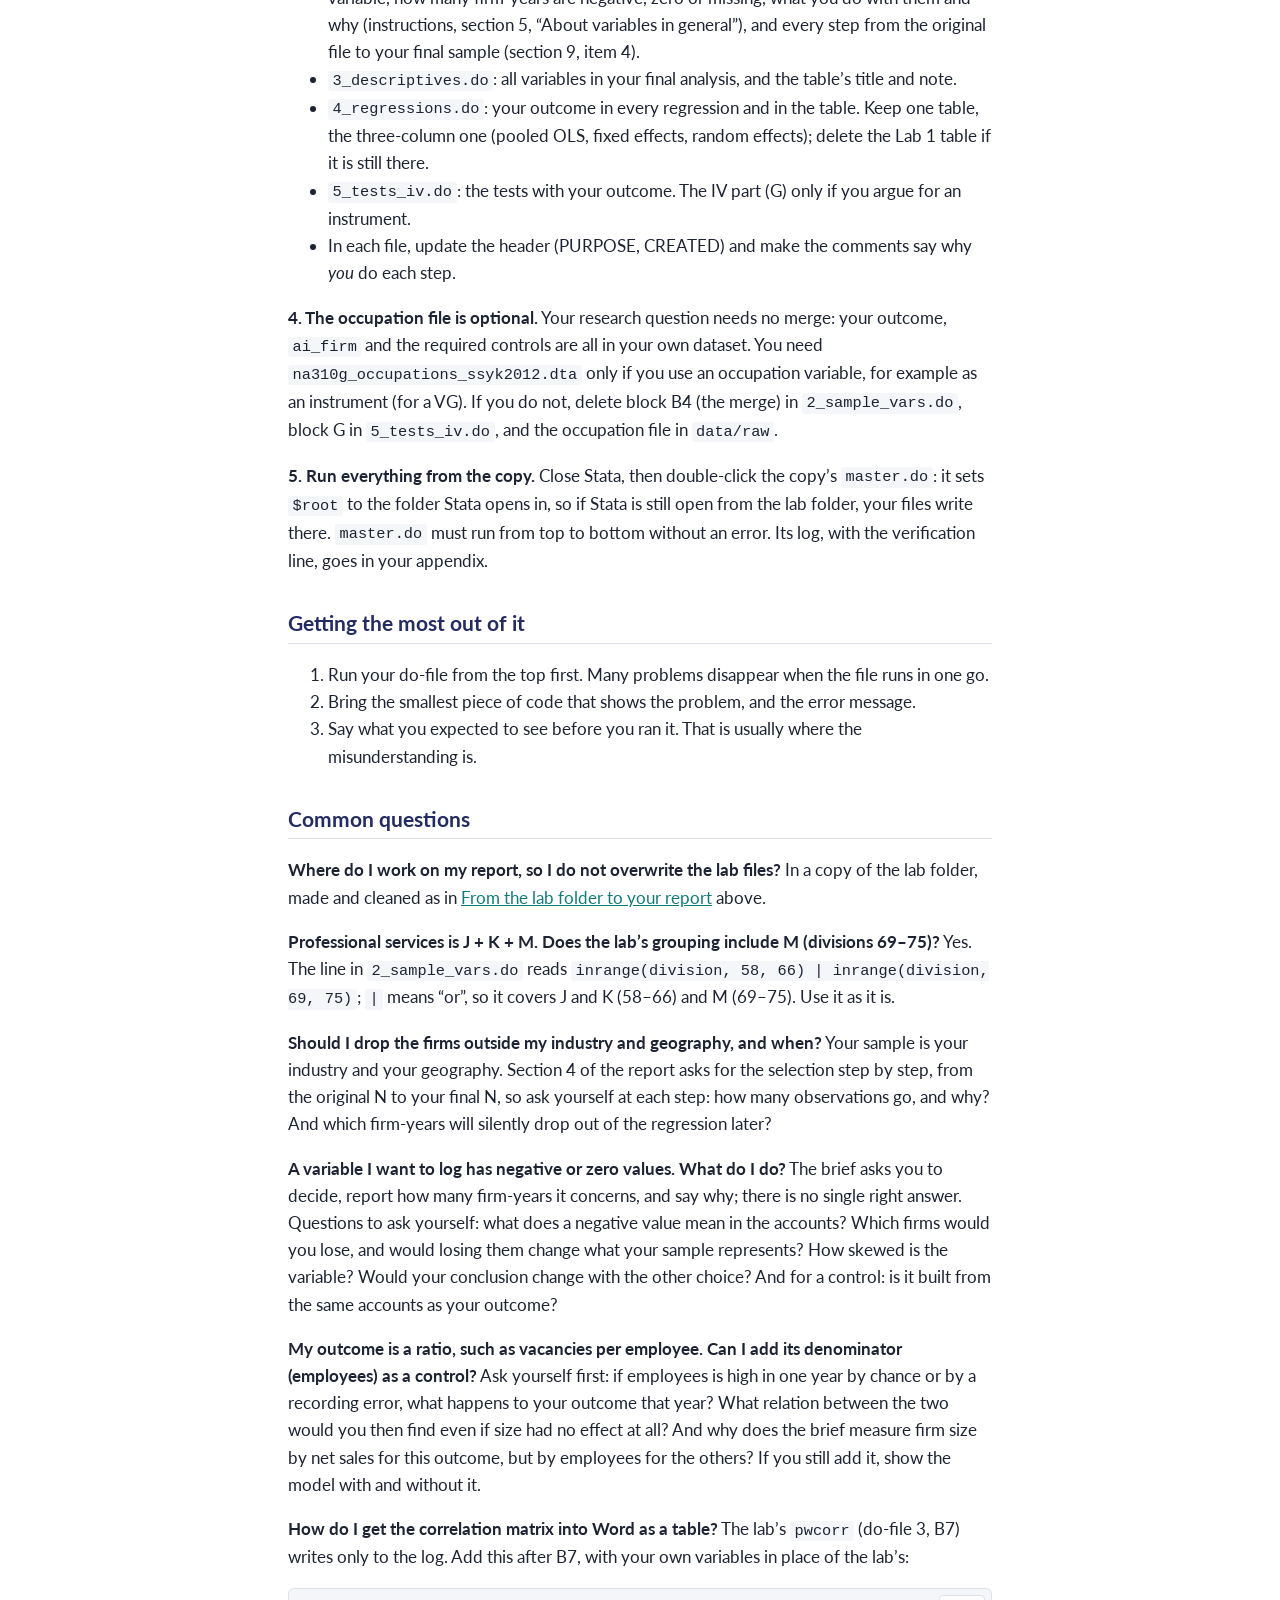
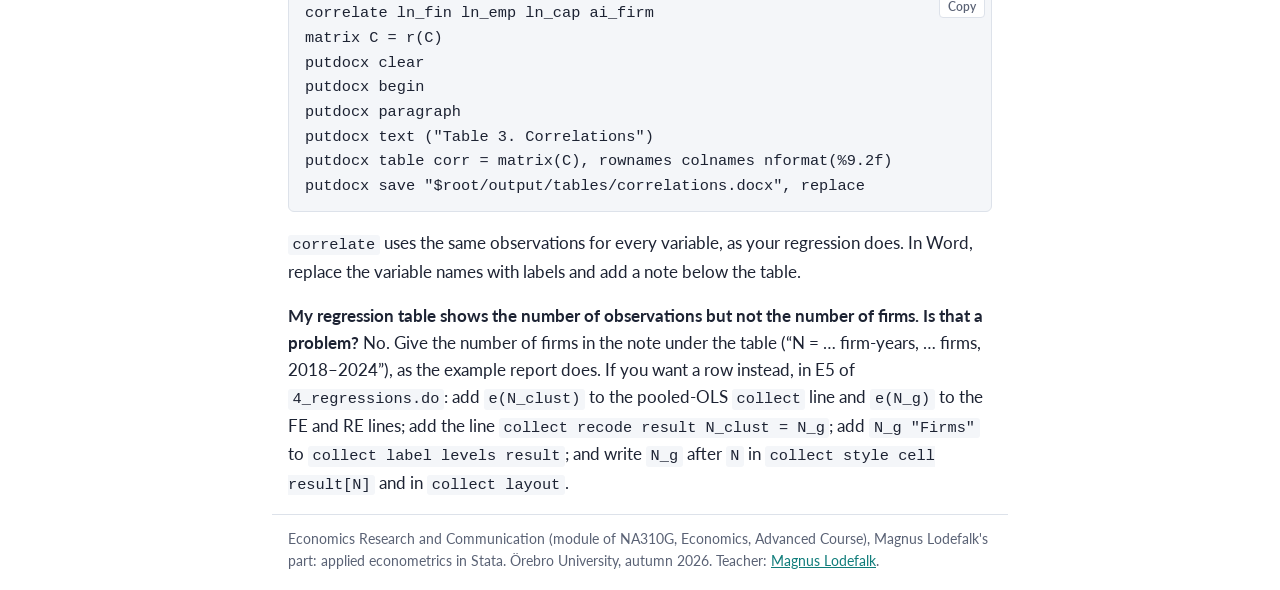
<file: help.html>
<!DOCTYPE html>
<html lang="en">
<head>
<meta charset="utf-8">
<meta name="viewport" content="width=device-width, initial-scale=1">
<title>Help desk · NA310G Stata</title>
<link rel="canonical" href="https://magnuslodefalk.com/na310g/help.html">
<meta name="description" content="Economics Research and Communication, applied econometrics in Stata: course site">
<link rel="preconnect" href="https://fonts.googleapis.com">
<link href="https://fonts.googleapis.com/css2?family=Lato:wght@400;700&display=swap" rel="stylesheet">
<link rel="stylesheet" href="assets/style.css">
<link rel="icon" href="data:image/svg+xml,%3Csvg xmlns=%22http://www.w3.org/2000/svg%22 viewBox=%220 0 64 64%22%3E%3Crect width=%2264%22 height=%2264%22 rx=%2212%22 fill=%22%23232b65%22/%3E%3Ctext x=%2232%22 y=%2242%22 font-family=%22sans-serif%22 font-size=%2228%22 font-weight=%22700%22 fill=%22white%22 text-anchor=%22middle%22%3ESt%3C/text%3E%3C/svg%3E">
</head>
<body>
<header class="top">
  <div class="wrap">
    <a class="brand" href="./"><b>NA310G</b> <span>Applied econometrics in Stata</span></a>
    <nav>
      <a href="./">Course</a>
      <a href="data.html">Data</a>
      <a href="report.html">The report</a>
      <a href="ai.html">AI rules</a>
      <a href="help.html">Help desk</a>
    </nav>
  </div>
</header>
<main class="wrap">
<h1>Help desk</h1>
<p class="subtitle">Drop in with your do-file and your question. No
booking needed.</p>
<p>The help desk is the fastest way to get unstuck: bring your laptop,
the do-file and the log, and the exact error message or the number you
do not understand.</p>
<table>
<thead>
<tr>
<th>Date</th>
<th>Time</th>
<th>Where</th>
</tr>
</thead>
<tbody>
<tr>
<td>Fri 23 Oct</td>
<td>09:00–10:00</td>
<td>N4008 (Nova House)</td>
</tr>
<tr>
<td>Mon 26 Oct</td>
<td>15:00–17:00</td>
<td>N4008</td>
</tr>
<tr>
<td>Tue 27 Oct</td>
<td>09:00–10:00 and 15:00–16:00</td>
<td>N4008</td>
</tr>
<tr>
<td>Wed 28 Oct</td>
<td>15:00–16:00</td>
<td>N4008</td>
</tr>
<tr>
<td>Thu 29 Oct</td>
<td>09:00–10:00 and 15:00–16:00</td>
<td>N4008</td>
</tr>
<tr>
<td>Fri 30 Oct</td>
<td>09:00–11:00 and 13:00–16:00</td>
<td>N4008</td>
</tr>
<tr>
<td>Mon 2 – Fri 6 Nov</td>
<td>09:00–10:00 daily</td>
<td>Zoom (link on Blackboard)</td>
</tr>
</tbody>
</table>
<p>Rooms can change at short notice; if so, it is announced on
Blackboard. Lab 3 (Wed 28 Oct, 09:15–15:00, F103) is mostly help in the
room after a short lab lecture.</p>
<h2 id="from-the-lab-folder-to-your-report">From the lab folder to your
report</h2>
<p>You build the report in a copy of your lab folder, with <strong>the
same structure and the same key steps as the labs</strong>: the same
do-files, in the same order, edited to fit your own question. You do not
start from scratch, and you do not add new files next to the lab’s. The
lab do-files are a model, not the answer: they show <em>how</em>; the <a
href="instruction_assignment_HT26.pdf">instructions</a> say
<em>what</em> your report must do, and they ask for more than the lab
demo did (see step 3).</p>
<p><strong>1. Copy.</strong> Make a copy of the whole project folder
(Mac: select it and press Cmd+D; Windows: copy and paste) and rename the
copy <code>na310g-&lt;your code&gt;</code>. Leave the lab folder as it
is, to look back at.</p>
<p><strong>Name your do-files with your code, never your name.</strong>
In the copy, add your personal code at the end of each do-file’s name:
<code>2_sample_vars.do</code> becomes
<code>2_sample_vars_K7Q2MX.do</code>. Then you can have the lab’s
do-file and your own open side by side and always see which is which.
Change the <code>do</code> lines in <code>master.do</code> to the new
names, or it stops with “file not found”.</p>
<p><strong>2. Clear out the labs, in the copy.</strong> Delete:</p>
<ul>
<li><code>lab1-catchup</code>, <code>lab2-catchup</code>,
<code>check_lab1.do</code>, <code>check_lab2.do</code>,
<code>ai_task_lab1</code> and <code>ai_task_lab2</code>;</li>
<li>everything inside <code>data/processed</code>,
<code>output/logs</code> and <code>output/tables</code> (old logs,
tables and data files: <code>master.do</code> rebuilds them from your
own data);</li>
<li>in <code>data/raw</code>, the course dataset
<code>na310g_data_course.dta</code>. Put your own
<code>na310g_data_&lt;your code&gt;.dta</code> there instead, unchanged.
Then change the <code>use</code> line in <code>1_load_check.do</code> to
your file’s name (step 3), or <code>master.do</code> stops with
“na310g_data_course.dta not found”.</li>
</ul>
<p>Keep <code>master.do</code>, the folder <code>dofiles</code>,
<code>README</code> and <code>report_checklist</code>.</p>
<p><strong>3. Adapt each do-file to your question, and do what the
instructions ask, not only what the lab did:</strong></p>
<ul>
<li><code>1_load_check.do</code>: the <code>use</code> line reads your
own file.</li>
<li><code>2_sample_vars.do</code>: your industry (B1), geography (B2),
outcome and controls (B3), and the sample steps (B5). Screen the data
more carefully than the lab demo did: for each variable, how many
firm-years are negative, zero or missing, what you do with them and why
(instructions, section 5, “About variables in general”), and every step
from the original file to your final sample (section 9, item 4).</li>
<li><code>3_descriptives.do</code>: all variables in your final
analysis, and the table’s title and note.</li>
<li><code>4_regressions.do</code>: your outcome in every regression and
in the table. Keep one table, the three-column one (pooled OLS, fixed
effects, random effects); delete the Lab 1 table if it is still
there.</li>
<li><code>5_tests_iv.do</code>: the tests with your outcome. The IV part
(G) only if you argue for an instrument.</li>
<li>In each file, update the header (PURPOSE, CREATED) and make the
comments say why <em>you</em> do each step.</li>
</ul>
<p><strong>4. The occupation file is optional.</strong> Your research
question needs no merge: your outcome, <code>ai_firm</code> and the
required controls are all in your own dataset. You need
<code>na310g_occupations_ssyk2012.dta</code> only if you use an
occupation variable, for example as an instrument (for a VG). If you do
not, delete block B4 (the merge) in <code>2_sample_vars.do</code>, block
G in <code>5_tests_iv.do</code>, and the occupation file in
<code>data/raw</code>.</p>
<p><strong>5. Run everything from the copy.</strong> Close Stata, then
double-click the copy’s <code>master.do</code>: it sets
<code>$root</code> to the folder Stata opens in, so if Stata is still
open from the lab folder, your files write there. <code>master.do</code>
must run from top to bottom without an error. Its log, with the
verification line, goes in your appendix.</p>
<h2 id="getting-the-most-out-of-it">Getting the most out of it</h2>
<ol type="1">
<li>Run your do-file from the top first. Many problems disappear when
the file runs in one go.</li>
<li>Bring the smallest piece of code that shows the problem, and the
error message.</li>
<li>Say what you expected to see before you ran it. That is usually
where the misunderstanding is.</li>
</ol>
<h2 id="common-questions">Common questions</h2>
<p><strong>Where do I work on my report, so I do not overwrite the lab
files?</strong> In a copy of the lab folder, made and cleaned as in <a
href="#from-the-lab-folder-to-your-report">From the lab folder to your
report</a> above.</p>
<p><strong>Professional services is J + K + M. Does the lab’s grouping
include M (divisions 69–75)?</strong> Yes. The line in
<code>2_sample_vars.do</code> reads
<code>inrange(division, 58, 66) | inrange(division, 69, 75)</code>;
<code>|</code> means “or”, so it covers J and K (58–66) and M (69–75).
Use it as it is.</p>
<p><strong>Should I drop the firms outside my industry and geography,
and when?</strong> Your sample is your industry and your geography.
Section 4 of the report asks for the selection step by step, from the
original N to your final N, so ask yourself at each step: how many
observations go, and why? And which firm-years will silently drop out of
the regression later?</p>
<p><strong>A variable I want to log has negative or zero values. What do
I do?</strong> The brief asks you to decide, report how many firm-years
it concerns, and say why; there is no single right answer. Questions to
ask yourself: what does a negative value mean in the accounts? Which
firms would you lose, and would losing them change what your sample
represents? How skewed is the variable? Would your conclusion change
with the other choice? And for a control: is it built from the same
accounts as your outcome?</p>
<p><strong>My outcome is a ratio, such as vacancies per employee. Can I
add its denominator (employees) as a control?</strong> Ask yourself
first: if employees is high in one year by chance or by a recording
error, what happens to your outcome that year? What relation between the
two would you then find even if size had no effect at all? And why does
the brief measure firm size by net sales for this outcome, but by
employees for the others? If you still add it, show the model with and
without it.</p>
<p><strong>How do I get the correlation matrix into Word as a
table?</strong> The lab’s <code>pwcorr</code> (do-file 3, B7) writes
only to the log. Add this after B7, with your own variables in place of
the lab’s:</p>
<div class="sourceCode" id="cb1"><pre
class="sourceCode stata"><code class="sourceCode stata"><span id="cb1-1"><a href="#cb1-1" aria-hidden="true" tabindex="-1"></a>correlate ln_fin ln_emp ln_cap ai_firm</span>
<span id="cb1-2"><a href="#cb1-2" aria-hidden="true" tabindex="-1"></a><span class="fu">matrix</span> C = <span class="fu">r</span>(C)</span>
<span id="cb1-3"><a href="#cb1-3" aria-hidden="true" tabindex="-1"></a>putdocx <span class="kw">clear</span></span>
<span id="cb1-4"><a href="#cb1-4" aria-hidden="true" tabindex="-1"></a>putdocx <span class="kw">begin</span></span>
<span id="cb1-5"><a href="#cb1-5" aria-hidden="true" tabindex="-1"></a>putdocx paragraph</span>
<span id="cb1-6"><a href="#cb1-6" aria-hidden="true" tabindex="-1"></a>putdocx <span class="bn">text</span> (<span class="st">&quot;Table 3. Correlations&quot;</span>)</span>
<span id="cb1-7"><a href="#cb1-7" aria-hidden="true" tabindex="-1"></a>putdocx <span class="kw">table</span> <span class="fu">corr</span> = <span class="fu">matrix</span>(C), <span class="ot">rownames</span> <span class="ot">colnames</span> nformat(%9.2f)</span>
<span id="cb1-8"><a href="#cb1-8" aria-hidden="true" tabindex="-1"></a>putdocx <span class="kw">save</span> <span class="st">&quot;$root/output/tables/correlations.docx&quot;</span>, <span class="kw">replace</span></span></code></pre></div>
<p><code>correlate</code> uses the same observations for every variable,
as your regression does. In Word, replace the variable names with labels
and add a note below the table.</p>
<p><strong>My regression table shows the number of observations but not
the number of firms. Is that a problem?</strong> No. Give the number of
firms in the note under the table (“N = … firm-years, … firms,
2018–2024”), as the example report does. If you want a row instead, in
E5 of <code>4_regressions.do</code>: add <code>e(N_clust)</code> to the
pooled-OLS <code>collect</code> line and <code>e(N_g)</code> to the FE
and RE lines; add the line
<code>collect recode result N_clust = N_g</code>; add
<code>N_g "Firms"</code> to <code>collect label levels result</code>;
and write <code>N_g</code> after <code>N</code> in
<code>collect style cell result[N]</code> and in
<code>collect layout</code>.</p>
</main>
<footer class="wrap">
  <p>Economics Research and Communication (module of NA310G, Economics, Advanced Course), Magnus Lodefalk's part:
  applied econometrics in Stata. Örebro University, autumn 2026. Teacher: <a href="https://magnuslodefalk.com">Magnus Lodefalk</a>.</p>
  <p>Written in plain text and built with pandoc. Updated 2026-11-05.</p>
</footer>
<script>
document.querySelectorAll("pre").forEach(function (pre) {
  var b = document.createElement("button");
  b.className = "copy"; b.type = "button"; b.textContent = "Copy";
  b.addEventListener("click", function () {
    var txt = pre.querySelector("code") ? pre.querySelector("code").innerText : pre.innerText;
    navigator.clipboard.writeText(txt).then(function () {
      b.textContent = "Copied"; setTimeout(function () { b.textContent = "Copy"; }, 1500);
    });
  });
  pre.appendChild(b);
});
</script>
</body>
</html>
</file>
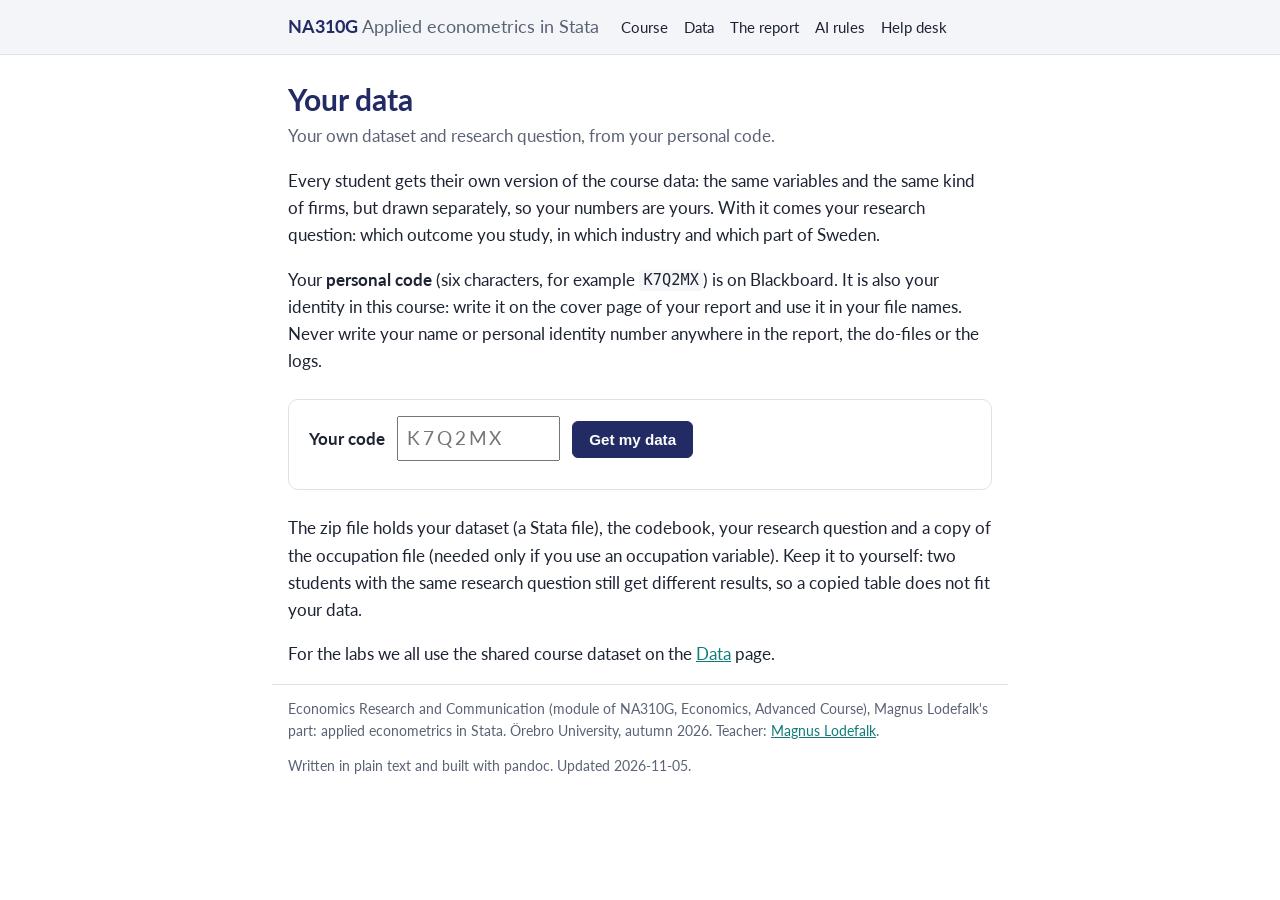
<file: my-data.html>
<!DOCTYPE html>
<html lang="en">
<head>
<meta charset="utf-8">
<meta name="viewport" content="width=device-width, initial-scale=1">
<meta name="robots" content="noindex, nofollow">
<title>Your data · NA310G Stata</title>
<link rel="canonical" href="https://magnuslodefalk.com/na310g/my-data.html">
<meta name="description" content="Economics Research and Communication, applied econometrics in Stata: course site">
<link rel="preconnect" href="https://fonts.googleapis.com">
<link href="https://fonts.googleapis.com/css2?family=Lato:wght@400;700&display=swap" rel="stylesheet">
<link rel="stylesheet" href="assets/style.css">
<link rel="icon" href="data:image/svg+xml,%3Csvg xmlns=%22http://www.w3.org/2000/svg%22 viewBox=%220 0 64 64%22%3E%3Crect width=%2264%22 height=%2264%22 rx=%2212%22 fill=%22%23232b65%22/%3E%3Ctext x=%2232%22 y=%2242%22 font-family=%22sans-serif%22 font-size=%2228%22 font-weight=%22700%22 fill=%22white%22 text-anchor=%22middle%22%3ESt%3C/text%3E%3C/svg%3E">
</head>
<body>
<header class="top">
  <div class="wrap">
    <a class="brand" href="./"><b>NA310G</b> <span>Applied econometrics in Stata</span></a>
    <nav>
      <a href="./">Course</a>
      <a href="data.html">Data</a>
      <a href="report.html">The report</a>
      <a href="ai.html">AI rules</a>
      <a href="help.html">Help desk</a>
    </nav>
  </div>
</header>
<main class="wrap">
<h1>Your data</h1>
<p class="subtitle">Your own dataset and research question, from your
personal code.</p>
<p>Every student gets their own version of the course data: the same
variables and the same kind of firms, but drawn separately, so your
numbers are yours. With it comes your research question: which outcome
you study, in which industry and which part of Sweden.</p>
<p>Your <strong>personal code</strong> (six characters, for example
<code>K7Q2MX</code>) is on Blackboard. It is also your identity in this
course: write it on the cover page of your report and use it in your
file names. Never write your name or personal identity number anywhere
in the report, the do-files or the logs.</p>
<div class="lookup">
<label for="code"><b>Your code</b></label>
<input id="code" maxlength="6" autocomplete="off" spellcheck="false" placeholder="K7Q2MX">
<button id="go" class="btn primary" type="button">Get my data</button>
<p id="msg" role="status">
</p>
</div>
<p>The zip file holds your dataset (a Stata file), the codebook, your
research question and a copy of the occupation file (needed only if you
use an occupation variable). Keep it to yourself: two students with the
same research question still get different results, so a copied table
does not fit your data.</p>
<p>For the labs we all use the shared course dataset on the <a
href="data.html">Data</a> page.</p>
<script>
(function () {
  var input = document.getElementById("code"), msg = document.getElementById("msg");
  async function sha256(text) {
    var buf = await crypto.subtle.digest("SHA-256", new TextEncoder().encode(text));
    return Array.from(new Uint8Array(buf)).map(function (b) { return b.toString(16).padStart(2, "0"); }).join("");
  }
  async function lookup() {
    // Codes are case-insensitive and ignore spaces.
    var code = input.value.replace(/\s/g, "").toUpperCase();
    if (!/^[A-Z2-9]{6}$/.test(code)) { msg.textContent = "A code has six letters and digits. Check it on Blackboard."; return; }
    msg.textContent = "Looking it up...";
    // The file name is a hash of the code, so the list of files says nothing about the codes.
    var url = "personal/" + (await sha256("na310g:" + code)).slice(0, 32) + ".zip";
    var r = await fetch(url, { method: "HEAD", cache: "no-store" });
    if (r.ok) {
      msg.innerHTML = 'Found. <a class="btn" href="' + url + '" download="na310g_' + code + '.zip">Download na310g_' + code + '.zip</a>';
    } else {
      msg.textContent = "No dataset for this code. Check the code; if it is right, the files are not out yet, or e-mail magnus.lodefalk@oru.se with the code (not your name).";
    }
  }
  document.getElementById("go").addEventListener("click", lookup);
  input.addEventListener("keydown", function (e) { if (e.key === "Enter") lookup(); });
})();
</script>
</main>
<footer class="wrap">
  <p>Economics Research and Communication (module of NA310G, Economics, Advanced Course), Magnus Lodefalk's part:
  applied econometrics in Stata. Örebro University, autumn 2026. Teacher: <a href="https://magnuslodefalk.com">Magnus Lodefalk</a>.</p>
  <p>Written in plain text and built with pandoc. Updated 2026-11-05.</p>
</footer>
<script>
document.querySelectorAll("pre").forEach(function (pre) {
  var b = document.createElement("button");
  b.className = "copy"; b.type = "button"; b.textContent = "Copy";
  b.addEventListener("click", function () {
    var txt = pre.querySelector("code") ? pre.querySelector("code").innerText : pre.innerText;
    navigator.clipboard.writeText(txt).then(function () {
      b.textContent = "Copied"; setTimeout(function () { b.textContent = "Copy"; }, 1500);
    });
  });
  pre.appendChild(b);
});
</script>
</body>
</html>
</file>
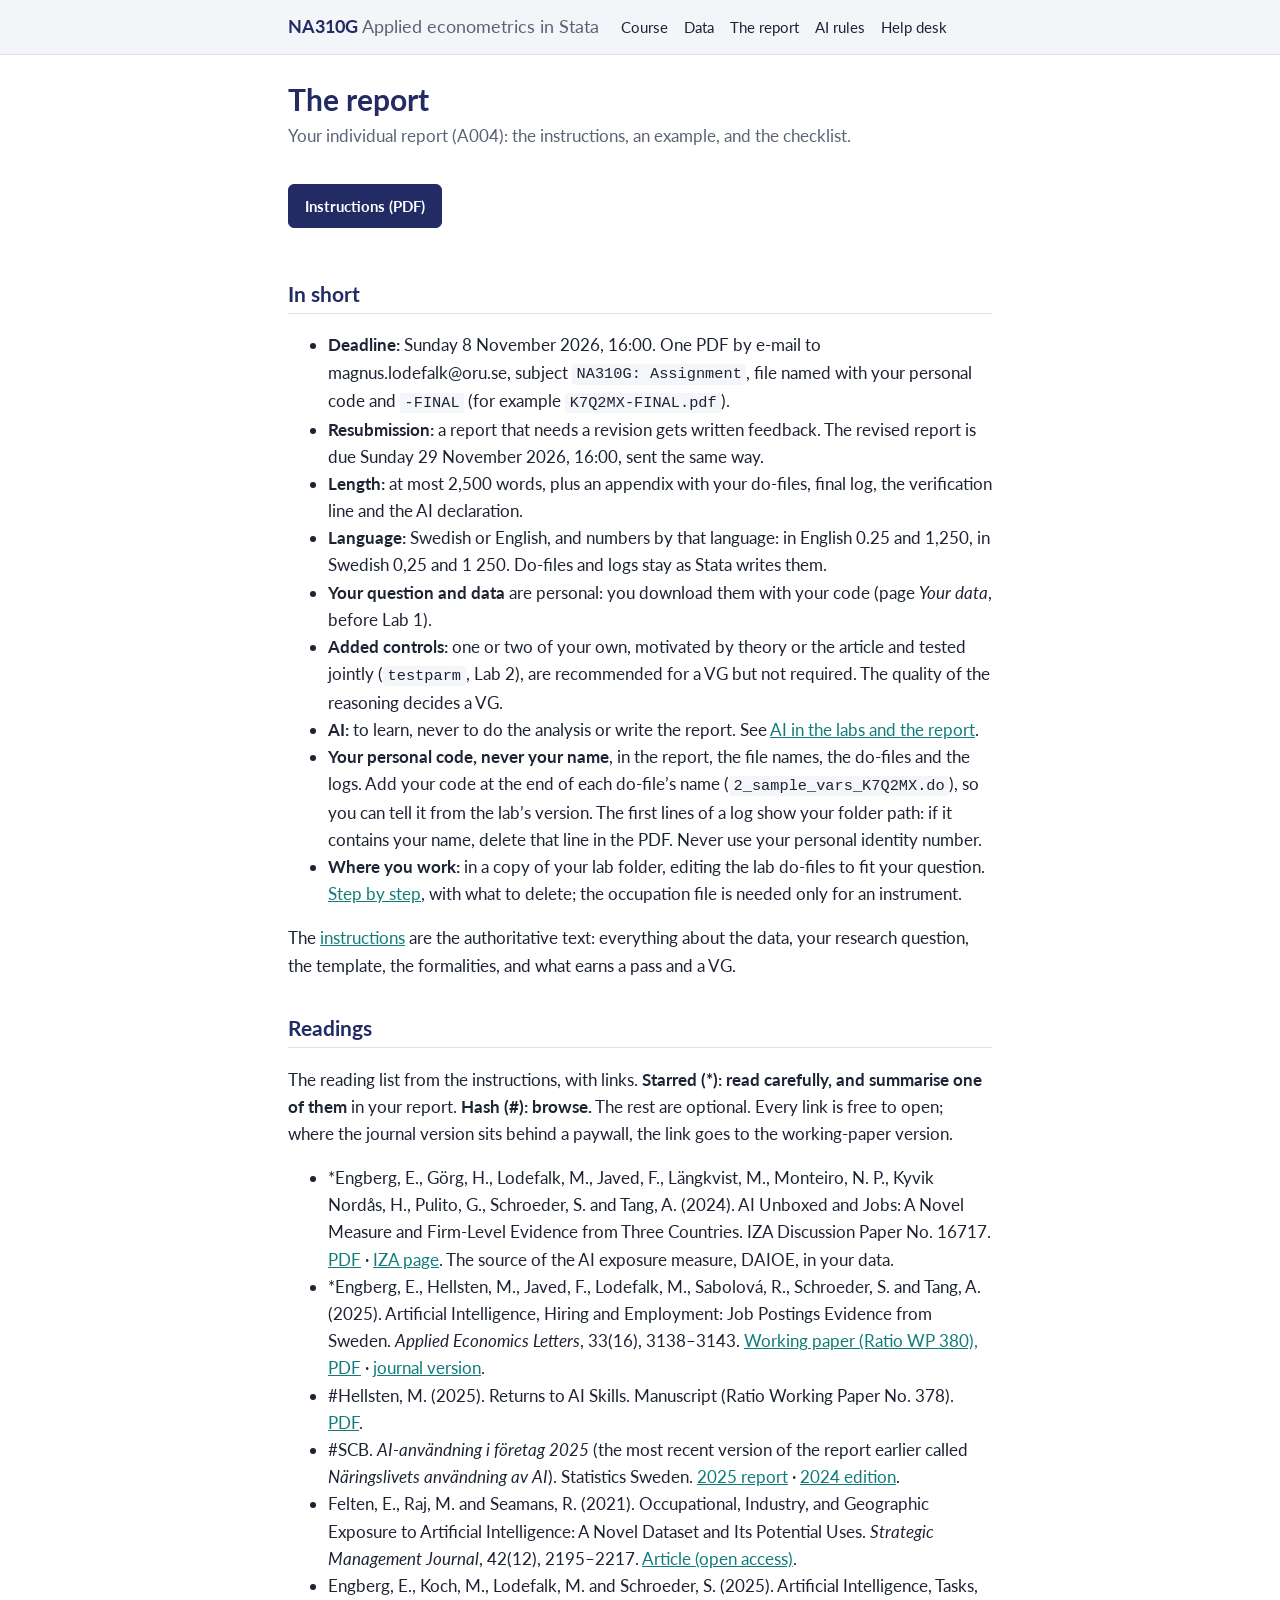
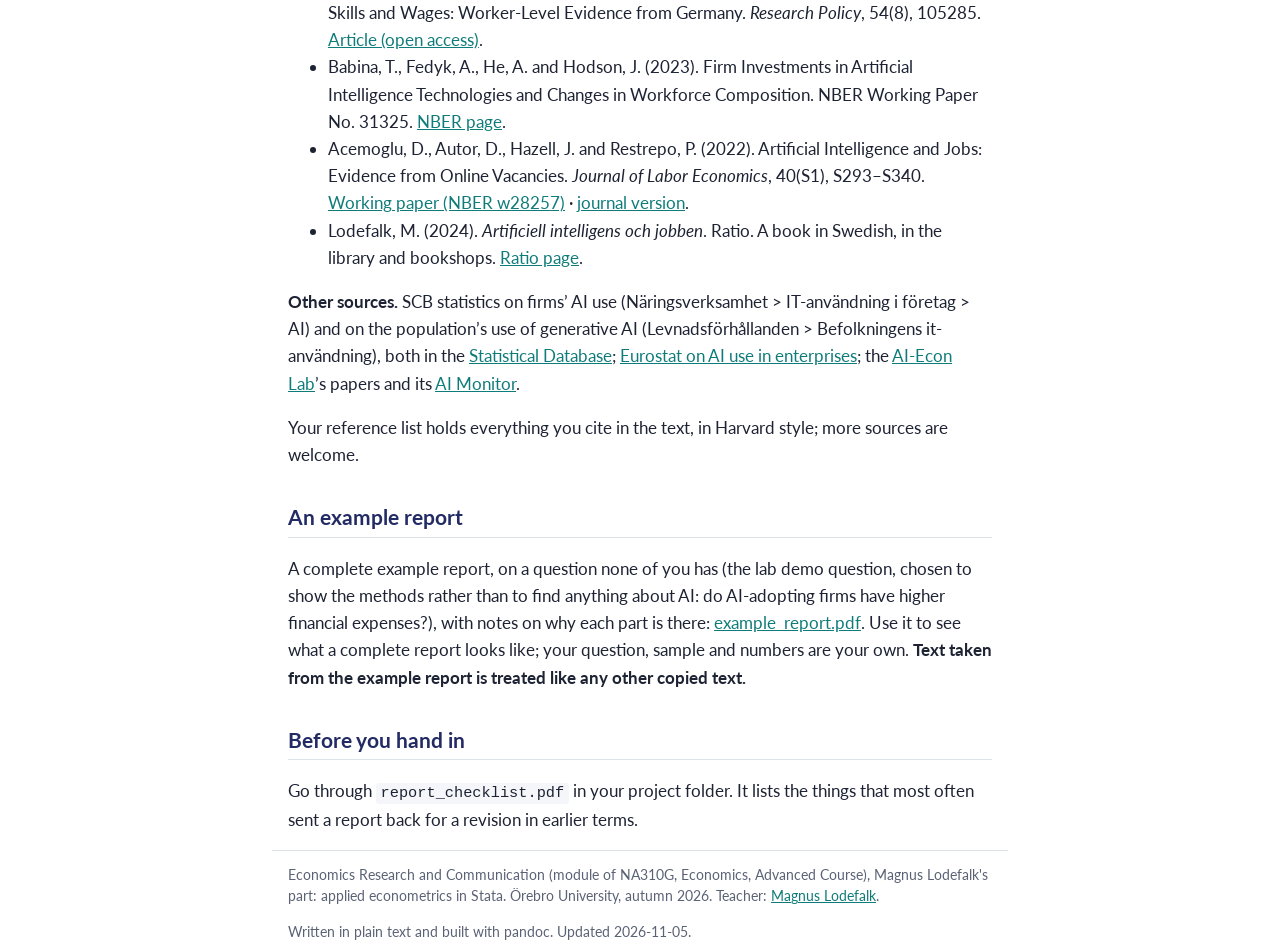
<file: report.html>
<!DOCTYPE html>
<html lang="en">
<head>
<meta charset="utf-8">
<meta name="viewport" content="width=device-width, initial-scale=1">
<title>The report · NA310G Stata</title>
<link rel="canonical" href="https://magnuslodefalk.com/na310g/report.html">
<meta name="description" content="Economics Research and Communication, applied econometrics in Stata: course site">
<link rel="preconnect" href="https://fonts.googleapis.com">
<link href="https://fonts.googleapis.com/css2?family=Lato:wght@400;700&display=swap" rel="stylesheet">
<link rel="stylesheet" href="assets/style.css">
<link rel="icon" href="data:image/svg+xml,%3Csvg xmlns=%22http://www.w3.org/2000/svg%22 viewBox=%220 0 64 64%22%3E%3Crect width=%2264%22 height=%2264%22 rx=%2212%22 fill=%22%23232b65%22/%3E%3Ctext x=%2232%22 y=%2242%22 font-family=%22sans-serif%22 font-size=%2228%22 font-weight=%22700%22 fill=%22white%22 text-anchor=%22middle%22%3ESt%3C/text%3E%3C/svg%3E">
</head>
<body>
<header class="top">
  <div class="wrap">
    <a class="brand" href="./"><b>NA310G</b> <span>Applied econometrics in Stata</span></a>
    <nav>
      <a href="./">Course</a>
      <a href="data.html">Data</a>
      <a href="report.html">The report</a>
      <a href="ai.html">AI rules</a>
      <a href="help.html">Help desk</a>
    </nav>
  </div>
</header>
<main class="wrap">
<h1>The report</h1>
<p class="subtitle">Your individual report (A004): the instructions, an
example, and the checklist.</p>
<div class="buttons">
<p><a class="btn primary" href="instruction_assignment_HT26.pdf">Instructions
(PDF)</a></p>
</div>
<h2 id="in-short">In short</h2>
<ul>
<li><strong>Deadline:</strong> Sunday 8 November 2026, 16:00. One PDF by
e-mail to magnus.lodefalk@oru.se, subject
<code>NA310G: Assignment</code>, file named with your personal code and
<code>-FINAL</code> (for example <code>K7Q2MX-FINAL.pdf</code>).</li>
<li><strong>Resubmission:</strong> a report that needs a revision gets
written feedback. The revised report is due Sunday 29 November 2026,
16:00, sent the same way.</li>
<li><strong>Length:</strong> at most 2,500 words, plus an appendix with
your do-files, final log, the verification line and the AI
declaration.</li>
<li><strong>Language:</strong> Swedish or English, and numbers by that
language: in English 0.25 and 1,250, in Swedish 0,25 and 1 250. Do-files
and logs stay as Stata writes them.</li>
<li><strong>Your question and data</strong> are personal: you download
them with your code (page <em>Your data</em>, before Lab 1).</li>
<li><strong>Added controls:</strong> one or two of your own, motivated
by theory or the article and tested jointly (<code>testparm</code>, Lab
2), are recommended for a VG but not required. The quality of the
reasoning decides a VG.</li>
<li><strong>AI:</strong> to learn, never to do the analysis or write the
report. See <a href="ai.html">AI in the labs and the report</a>.</li>
<li><strong>Your personal code, never your name</strong>, in the report,
the file names, the do-files and the logs. Add your code at the end of
each do-file’s name (<code>2_sample_vars_K7Q2MX.do</code>), so you can
tell it from the lab’s version. The first lines of a log show your
folder path: if it contains your name, delete that line in the PDF.
Never use your personal identity number.</li>
<li><strong>Where you work:</strong> in a copy of your lab folder,
editing the lab do-files to fit your question. <a
href="help.html#from-the-lab-folder-to-your-report">Step by step</a>,
with what to delete; the occupation file is needed only for an
instrument.</li>
</ul>
<p>The <a href="instruction_assignment_HT26.pdf">instructions</a> are
the authoritative text: everything about the data, your research
question, the template, the formalities, and what earns a pass and a
VG.</p>
<h2 id="readings">Readings</h2>
<p>The reading list from the instructions, with links. <strong>Starred
(*): read carefully, and summarise one of them</strong> in your report.
<strong>Hash (#): browse.</strong> The rest are optional. Every link is
free to open; where the journal version sits behind a paywall, the link
goes to the working-paper version.</p>
<ul>
<li>*Engberg, E., Görg, H., Lodefalk, M., Javed, F., Längkvist, M.,
Monteiro, N. P., Kyvik Nordås, H., Pulito, G., Schroeder, S. and Tang,
A. (2024). AI Unboxed and Jobs: A Novel Measure and Firm-Level Evidence
from Three Countries. IZA Discussion Paper No. 16717. <a
href="https://docs.iza.org/dp16717.pdf">PDF</a> · <a
href="https://www.iza.org/publications/dp/16717">IZA page</a>. The
source of the AI exposure measure, DAIOE, in your data.</li>
<li>*Engberg, E., Hellsten, M., Javed, F., Lodefalk, M., Sabolová, R.,
Schroeder, S. and Tang, A. (2025). Artificial Intelligence, Hiring and
Employment: Job Postings Evidence from Sweden. <em>Applied Economics
Letters</em>, 33(16), 3138–3143. <a
href="https://cms.ratio.se/app/uploads/2024/11/wp-380.pdf">Working paper
(Ratio WP 380), PDF</a> · <a
href="https://doi.org/10.1080/13504851.2025.2497431">journal
version</a>.</li>
<li>#Hellsten, M. (2025). Returns to AI Skills. Manuscript (Ratio
Working Paper No. 378). <a
href="https://cms.ratio.se/app/uploads/2024/08/hellsten_returns_to_ai_skills.pdf">PDF</a>.</li>
<li>#SCB. <em>AI-användning i företag 2025</em> (the most recent version
of the report earlier called <em>Näringslivets användning av AI</em>).
Statistics Sweden. <a href="https://www.scb.se/publikation/60274">2025
report</a> · <a href="https://www.scb.se/publikation/57590">2024
edition</a>.</li>
<li>Felten, E., Raj, M. and Seamans, R. (2021). Occupational, Industry,
and Geographic Exposure to Artificial Intelligence: A Novel Dataset and
Its Potential Uses. <em>Strategic Management Journal</em>, 42(12),
2195–2217. <a href="https://doi.org/10.1002/smj.3286">Article (open
access)</a>.</li>
<li>Engberg, E., Koch, M., Lodefalk, M. and Schroeder, S. (2025).
Artificial Intelligence, Tasks, Skills and Wages: Worker-Level Evidence
from Germany. <em>Research Policy</em>, 54(8), 105285. <a
href="https://doi.org/10.1016/j.respol.2025.105285">Article (open
access)</a>.</li>
<li>Babina, T., Fedyk, A., He, A. and Hodson, J. (2023). Firm
Investments in Artificial Intelligence Technologies and Changes in
Workforce Composition. NBER Working Paper No. 31325. <a
href="https://www.nber.org/papers/w31325">NBER page</a>.</li>
<li>Acemoglu, D., Autor, D., Hazell, J. and Restrepo, P. (2022).
Artificial Intelligence and Jobs: Evidence from Online Vacancies.
<em>Journal of Labor Economics</em>, 40(S1), S293–S340. <a
href="https://www.nber.org/papers/w28257">Working paper (NBER
w28257)</a> · <a href="https://doi.org/10.1086/718327">journal
version</a>.</li>
<li>Lodefalk, M. (2024). <em>Artificiell intelligens och jobben</em>.
Ratio. A book in Swedish, in the library and bookshops. <a
href="https://ratio.se/publikationer/artificiell-intelligens-och-jobben-2">Ratio
page</a>.</li>
</ul>
<p><strong>Other sources.</strong> SCB statistics on firms’ AI use
(Näringsverksamhet &gt; IT-användning i företag &gt; AI) and on the
population’s use of generative AI (Levnadsförhållanden &gt;
Befolkningens it-användning), both in the <a
href="https://www.statistikdatabasen.scb.se/pxweb/en/ssd/">Statistical
Database</a>; <a
href="https://ec.europa.eu/eurostat/statistics-explained/index.php?title=Use_of_artificial_intelligence_in_enterprises">Eurostat
on AI use in enterprises</a>; the <a
href="https://ai-econlab.com/">AI-Econ Lab</a>’s papers and its <a
href="https://ai-econlab.com/monitor/">AI Monitor</a>.</p>
<p>Your reference list holds everything you cite in the text, in Harvard
style; more sources are welcome.</p>
<h2 id="an-example-report">An example report</h2>
<p>A complete example report, on a question none of you has (the lab
demo question, chosen to show the methods rather than to find anything
about AI: do AI-adopting firms have higher financial expenses?), with
notes on why each part is there: <a
href="example_report.pdf">example_report.pdf</a>. Use it to see what a
complete report looks like; your question, sample and numbers are your
own. <strong>Text taken from the example report is treated like any
other copied text.</strong></p>
<h2 id="before-you-hand-in">Before you hand in</h2>
<p>Go through <code>report_checklist.pdf</code> in your project folder.
It lists the things that most often sent a report back for a revision in
earlier terms.</p>
</main>
<footer class="wrap">
  <p>Economics Research and Communication (module of NA310G, Economics, Advanced Course), Magnus Lodefalk's part:
  applied econometrics in Stata. Örebro University, autumn 2026. Teacher: <a href="https://magnuslodefalk.com">Magnus Lodefalk</a>.</p>
  <p>Written in plain text and built with pandoc. Updated 2026-11-05.</p>
</footer>
<script>
document.querySelectorAll("pre").forEach(function (pre) {
  var b = document.createElement("button");
  b.className = "copy"; b.type = "button"; b.textContent = "Copy";
  b.addEventListener("click", function () {
    var txt = pre.querySelector("code") ? pre.querySelector("code").innerText : pre.innerText;
    navigator.clipboard.writeText(txt).then(function () {
      b.textContent = "Copied"; setTimeout(function () { b.textContent = "Copy"; }, 1500);
    });
  });
  pre.appendChild(b);
});
</script>
</body>
</html>
</file>
<file: assets/style.css>
:root {
  --bg: #ffffff; --fg: #1d2333; --muted: #5a6275; --accent: #232b65; --accent2: #0f7c7a;
  --panel: #f3f5f9; --line: #dde2ea; --code: #f4f6f9; --ok: #2f7d32;
}
@media (prefers-color-scheme: dark) {
  :root:not([data-theme="light"]) {
    --bg: #12151d; --fg: #e6e9f0; --muted: #a3abbd; --accent: #9fb0ff; --accent2: #5cc8c4;
    --panel: #1b2030; --line: #2c3346; --code: #1b2030; --ok: #7bc47f;
  }
}
:root[data-theme="dark"] {
  --bg: #12151d; --fg: #e6e9f0; --muted: #a3abbd; --accent: #9fb0ff; --accent2: #5cc8c4;
  --panel: #1b2030; --line: #2c3346; --code: #1b2030; --ok: #7bc47f;
}
* { box-sizing: border-box; }
html { -webkit-text-size-adjust: 100%; }
body { margin: 0; background: var(--bg); color: var(--fg);
  font: 17px/1.6 "Lato", system-ui, -apple-system, "Segoe UI", sans-serif; }
.wrap { max-width: 46rem; margin: 0 auto; padding: 0 16px; }
.top { border-bottom: 1px solid var(--line); background: var(--panel); }
.top .wrap { display: flex; flex-wrap: wrap; align-items: baseline; gap: .4rem 1.4rem; padding-top: .8rem; padding-bottom: .8rem; }
.brand { font-weight: 700; color: var(--accent); text-decoration: none; font-size: 1.1rem; }
.brand span { font-weight: 400; color: var(--muted); }
nav { display: flex; flex-wrap: wrap; gap: .2rem 1rem; }
nav a { color: var(--fg); text-decoration: none; font-size: .95rem; }
nav a:hover { color: var(--accent2); }
h1 { color: var(--accent); font-size: 1.9rem; line-height: 1.25; margin: 1.6rem 0 .3rem; }
.subtitle { color: var(--muted); margin-top: 0; font-size: 1.05rem; }
h2 { color: var(--accent); font-size: 1.3rem; margin-top: 2rem; border-bottom: 1px solid var(--line); padding-bottom: .2rem; }
h3 { font-size: 1.08rem; margin-top: 1.4rem; }
a { color: var(--accent2); }
code { font-family: ui-monospace, SFMono-Regular, Menlo, Consolas, monospace; font-size: .9em;
  background: var(--code); padding: .08em .3em; border-radius: 3px; }
pre { background: var(--code); border: 1px solid var(--line); border-radius: 6px; padding: .8rem 1rem;
  overflow-x: auto; line-height: 1.45; }
pre code { background: none; padding: 0; }
table { border-collapse: collapse; width: 100%; margin: 1rem 0; font-size: .95rem; display: block; overflow-x: auto; }
th, td { border-bottom: 1px solid var(--line); padding: .45rem .6rem; text-align: left; vertical-align: top; }
th { color: var(--muted); font-weight: 700; }
blockquote { margin: 1rem 0; padding: .6rem 1rem; background: var(--panel); border-left: 4px solid var(--accent2); border-radius: 0 6px 6px 0; }
blockquote p { margin: .3rem 0; }
footer { color: var(--muted); font-size: .85rem; border-top: 1px solid var(--line); margin-top: 3rem; padding-top: 1rem; padding-bottom: 2rem; }
img { max-width: 100%; }

/* ---- hero, buttons, cards, badges ---- */
.hero { padding: 2.4rem 0 1.2rem; }
.hero .kicker { text-transform: uppercase; letter-spacing: .08em; font-size: .78rem; color: var(--accent2); font-weight: 700; margin: 0; }
.hero h1 { font-size: 2.5rem; margin: .4rem 0 .5rem; letter-spacing: -.01em; }
.hero .lead { font-size: 1.15rem; color: var(--muted); margin: 0 0 1.3rem; max-width: 38rem; }
.buttons { display: flex; flex-wrap: wrap; gap: .6rem; margin: 1rem 0 .4rem; }
.btn { display: inline-block; padding: .55rem 1rem; border-radius: 6px; text-decoration: none;
  font-weight: 700; font-size: .95rem; border: 1px solid var(--accent); color: var(--accent); }
.btn.primary { background: var(--accent); color: var(--bg); }
.btn:hover { filter: brightness(1.12); }
.cards { display: grid; grid-template-columns: repeat(auto-fit, minmax(13rem, 1fr)); gap: .8rem; margin: 1rem 0; }
.card { background: var(--panel); border: 1px solid var(--line); border-radius: 8px; padding: .9rem 1rem; }
.card p { margin: .25rem 0; font-size: .95rem; }
.card h3, .card strong:first-child { margin-top: 0; color: var(--accent); }
.badge { display: inline-block; font-size: .75rem; font-weight: 700; padding: .05rem .45rem; border-radius: 99px;
  border: 1px solid var(--line); color: var(--muted); white-space: nowrap; }
.badge.live { border-color: var(--ok); color: var(--ok); }
.principle { font-size: 1.05rem; border-left: 4px solid var(--accent); padding: .2rem 0 .2rem 1rem; color: var(--fg); margin: 1.6rem 0; }
pre { position: relative; }
button.copy { position: absolute; top: .4rem; right: .4rem; font: 600 .75rem "Lato", sans-serif;
  padding: .2rem .5rem; border-radius: 4px; border: 1px solid var(--line); background: var(--bg); color: var(--muted); cursor: pointer; }
button.copy:hover { color: var(--accent2); }
@media (max-width: 520px) { .hero h1 { font-size: 1.9rem; } body { font-size: 16px; } }

pre.text, pre.text code { white-space: pre-wrap; word-break: break-word; }

/* Personal data lookup (my-data.html) */
.lookup { margin: 1.5rem 0; padding: 1rem 1.25rem; border: 1px solid var(--line, #d8dbe6); border-radius: 10px; }
.lookup input { font: inherit; font-size: 1.2rem; letter-spacing: .15em; text-transform: uppercase; width: 8.5em; padding: .35rem .5rem; margin: 0 .5rem; }
.lookup #msg { margin: .75rem 0 0; }
</file>
